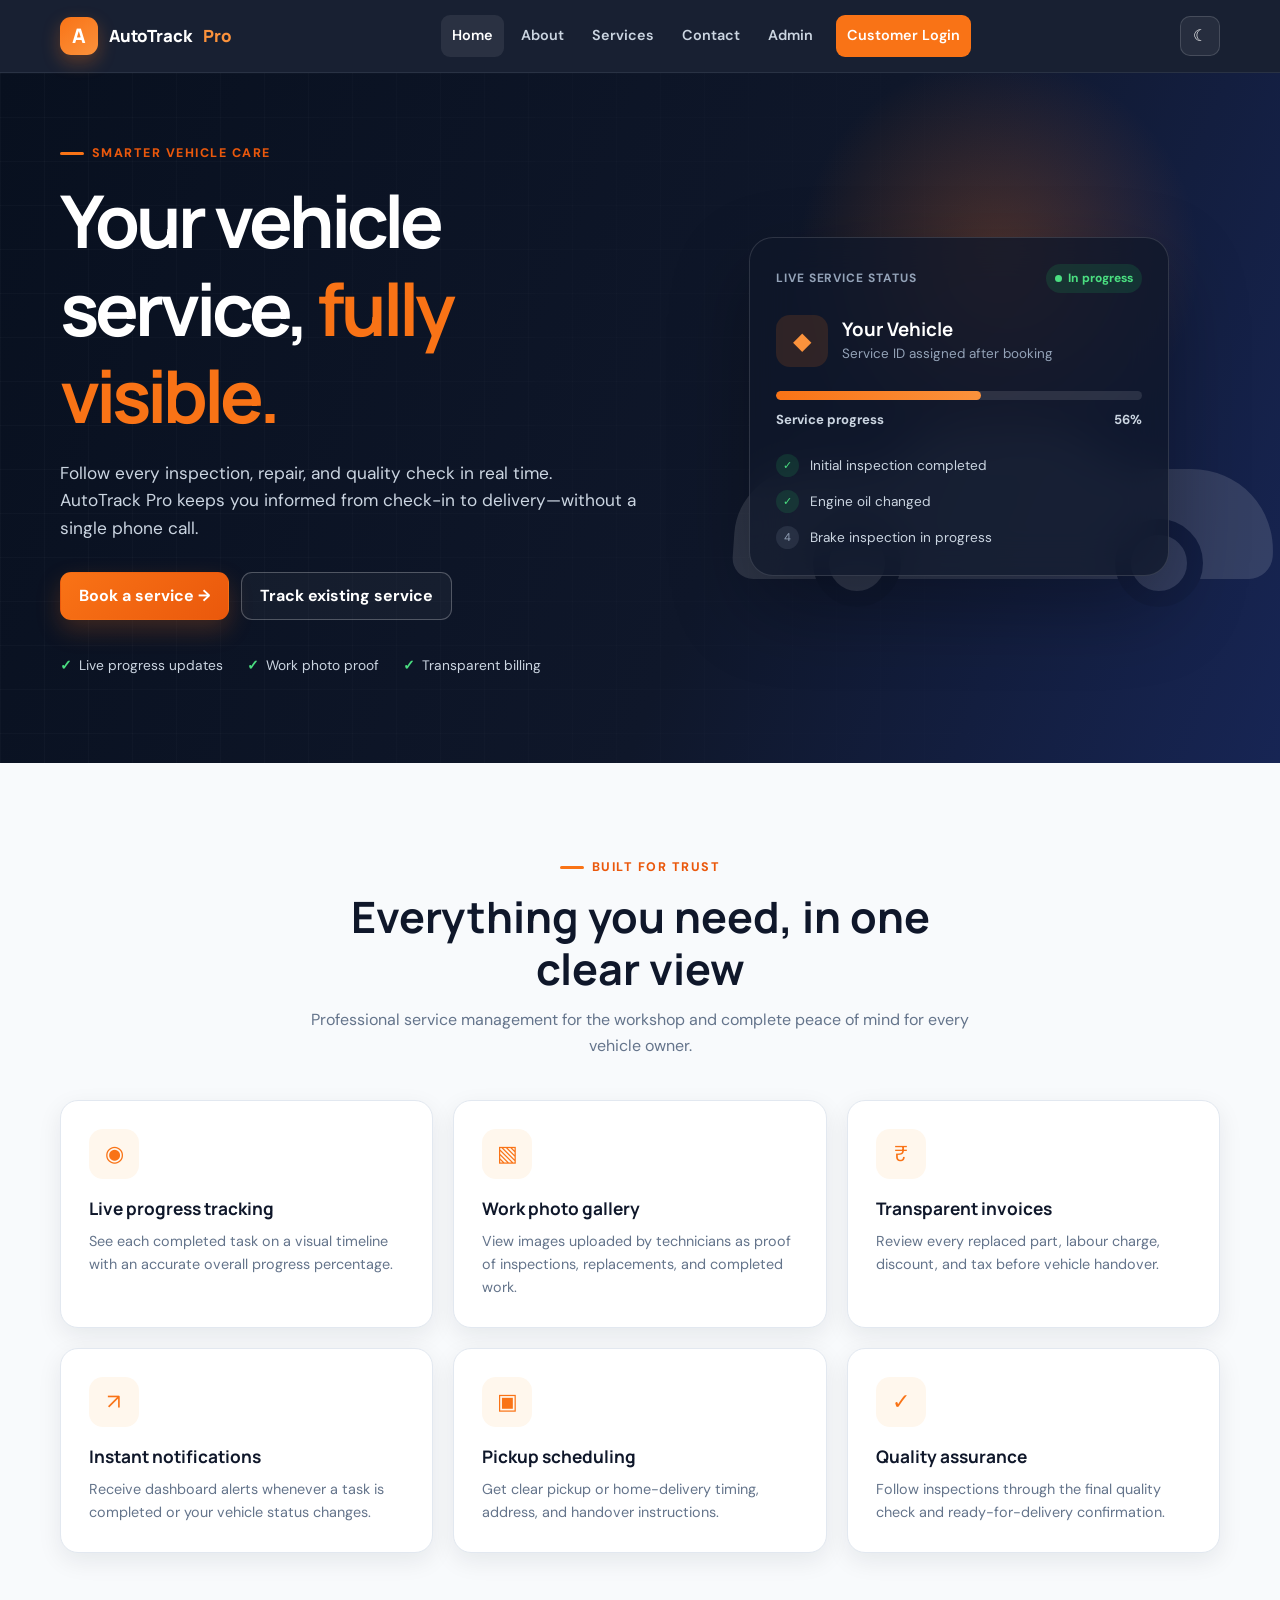
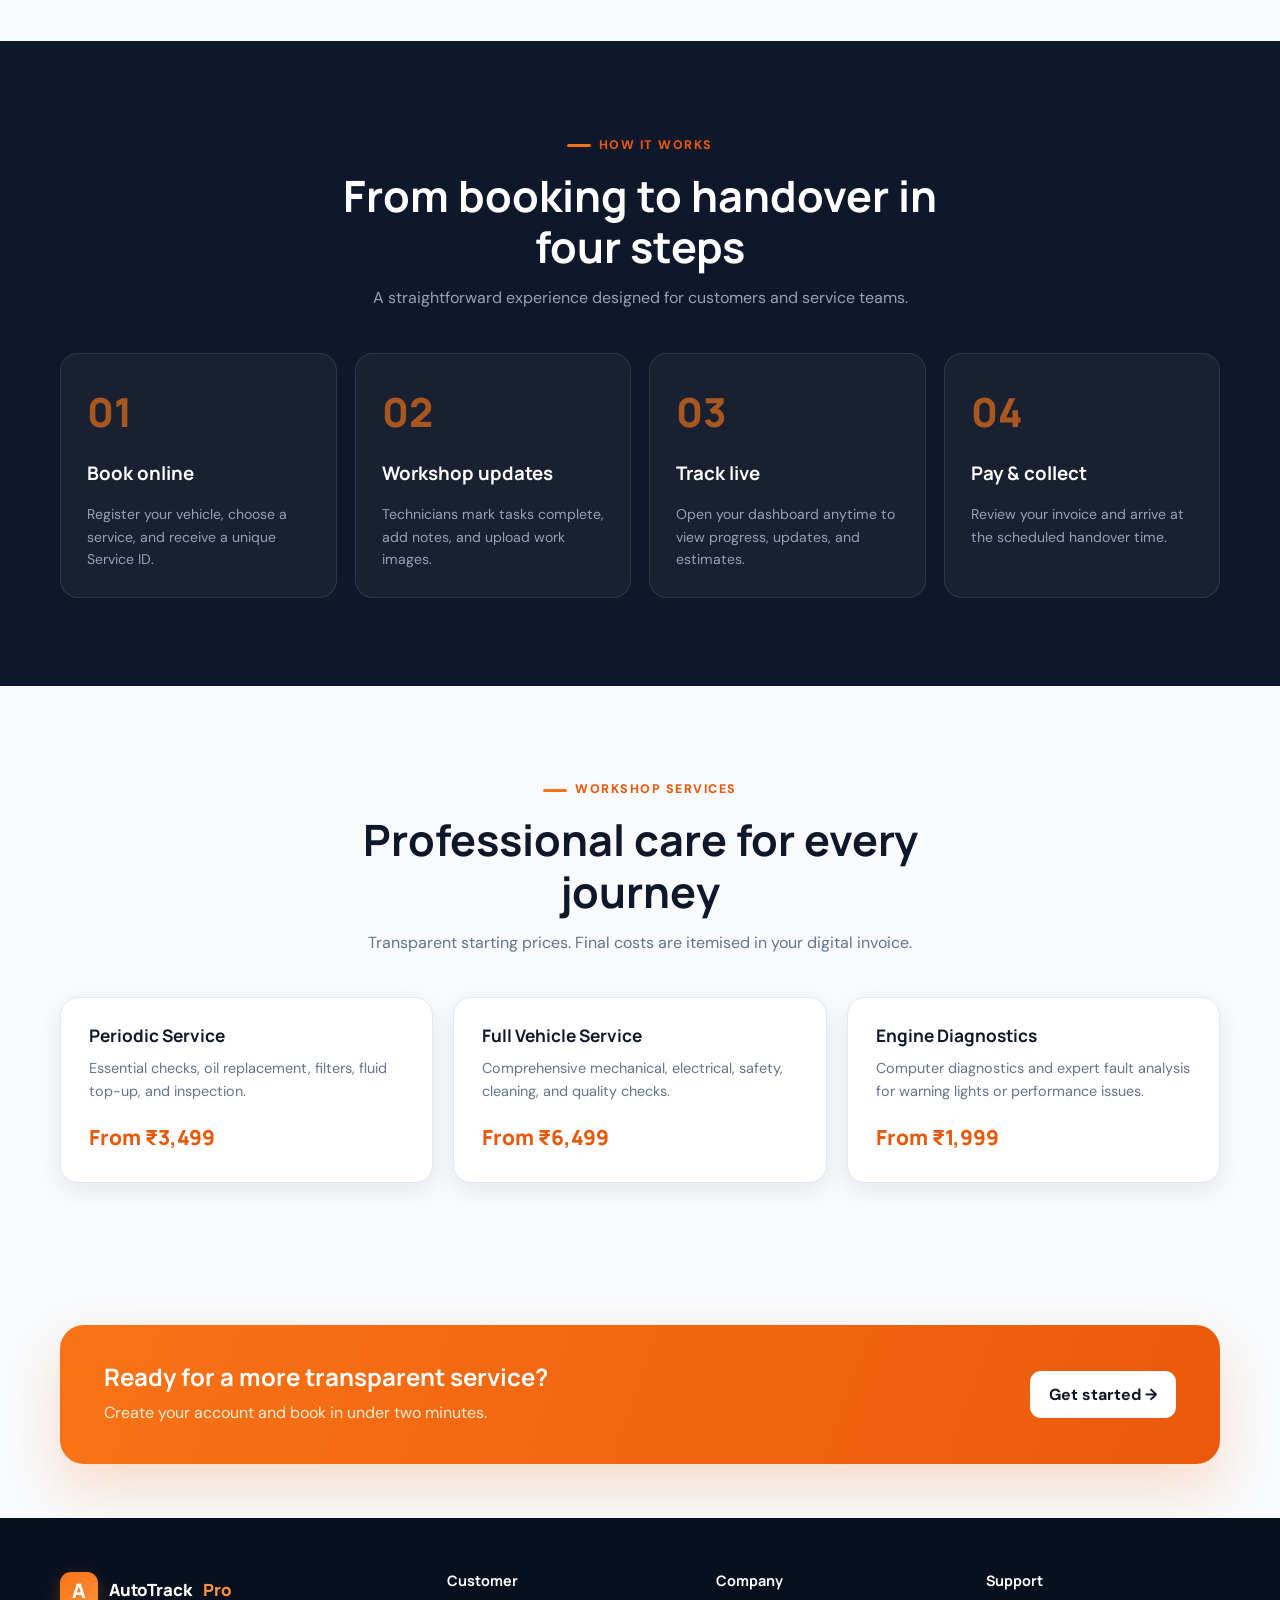
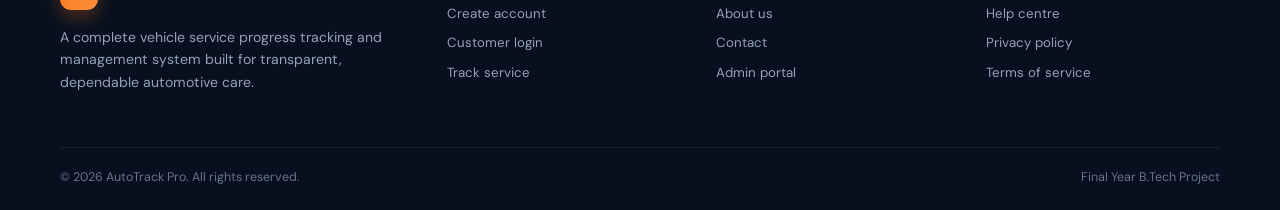
<file: index.html>
<!DOCTYPE html>
<html lang="en">
<head>
  <meta charset="UTF-8">
  <meta name="viewport" content="width=device-width, initial-scale=1.0">
  <meta name="description" content="Track your vehicle service live with transparent updates, images, billing, and pickup scheduling.">
  <title>AutoTrack Pro | Vehicle Service Progress Tracking</title>
  <link rel="icon" type="image/png" href="favicon.png">
  <link rel="stylesheet" href="css/style.css">
</head>
<body>
  <!-- Professional public navigation -->
  <nav class="navbar">
    <div class="container nav-inner">
      <a class="brand" href="index.html"><span class="brand-mark">A</span>AutoTrack <span>Pro</span></a>
      <div class="nav-links" data-nav>
        <a href="index.html">Home</a>
        <a href="about.html">About</a>
        <a href="#services">Services</a>
        <a href="contact.html">Contact</a>
        <a href="admin-login.html">Admin</a>
        <a class="nav-cta" href="login.html">Customer Login</a>
      </div>
      <div class="nav-actions">
        <button class="icon-btn" data-theme-toggle aria-label="Toggle dark mode">☾</button>
        <button class="icon-btn menu-toggle" data-menu-toggle aria-label="Open menu">☰</button>
      </div>
    </div>
  </nav>

  <main>
    <!-- Hero -->
    <section class="hero">
      <div class="container hero-inner">
        <div class="hero-copy">
          <span class="eyebrow">Smarter vehicle care</span>
          <h1>Your vehicle service, <span>fully visible.</span></h1>
          <p>Follow every inspection, repair, and quality check in real time. AutoTrack Pro keeps you informed from check-in to delivery—without a single phone call.</p>
          <div class="hero-actions">
            <a class="btn btn-primary" href="register.html">Book a service →</a>
            <a class="btn btn-outline" href="login.html">Track existing service</a>
          </div>
          <div class="trust-row">
            <span>Live progress updates</span>
            <span>Work photo proof</span>
            <span>Transparent billing</span>
          </div>
        </div>
        <div class="hero-visual" aria-label="Example live service status">
          <div class="car-silhouette" aria-hidden="true">
            <span class="car-roof"></span><span class="car-body"></span>
            <span class="car-wheel left"></span><span class="car-wheel right"></span>
          </div>
          <div class="floating-panel">
            <div class="panel-top"><span class="mini-label">Live service status</span><span class="status-pill">In progress</span></div>
            <div class="vehicle-line"><div class="vehicle-icon">◆</div><div><h3>Your Vehicle</h3><p>Service ID assigned after booking</p></div></div>
            <div class="progress-track"><div class="progress-fill" style="--progress:56%"></div></div>
            <div class="progress-meta"><span>Service progress</span><span>56%</span></div>
            <div class="mini-steps">
              <div class="mini-step"><i>✓</i> Initial inspection completed</div>
              <div class="mini-step"><i>✓</i> Engine oil changed</div>
              <div class="mini-step pending"><i>4</i> Brake inspection in progress</div>
            </div>
          </div>
        </div>
      </div>
    </section>

    <!-- Core benefits -->
    <section class="section">
      <div class="container">
        <header class="section-head"><span class="eyebrow">Built for trust</span><h2>Everything you need, in one clear view</h2><p>Professional service management for the workshop and complete peace of mind for every vehicle owner.</p></header>
        <div class="feature-grid">
          <article class="feature-card"><div class="feature-icon">◉</div><h3>Live progress tracking</h3><p>See each completed task on a visual timeline with an accurate overall progress percentage.</p></article>
          <article class="feature-card"><div class="feature-icon">▧</div><h3>Work photo gallery</h3><p>View images uploaded by technicians as proof of inspections, replacements, and completed work.</p></article>
          <article class="feature-card"><div class="feature-icon">₹</div><h3>Transparent invoices</h3><p>Review every replaced part, labour charge, discount, and tax before vehicle handover.</p></article>
          <article class="feature-card"><div class="feature-icon">↗</div><h3>Instant notifications</h3><p>Receive dashboard alerts whenever a task is completed or your vehicle status changes.</p></article>
          <article class="feature-card"><div class="feature-icon">▣</div><h3>Pickup scheduling</h3><p>Get clear pickup or home-delivery timing, address, and handover instructions.</p></article>
          <article class="feature-card"><div class="feature-icon">✓</div><h3>Quality assurance</h3><p>Follow inspections through the final quality check and ready-for-delivery confirmation.</p></article>
        </div>
      </div>
    </section>

    <!-- Simple workflow -->
    <section class="section how-section">
      <div class="container">
        <header class="section-head"><span class="eyebrow">How it works</span><h2>From booking to handover in four steps</h2><p>A straightforward experience designed for customers and service teams.</p></header>
        <div class="how-grid">
          <article class="how-card"><div class="how-number">01</div><h3>Book online</h3><p>Register your vehicle, choose a service, and receive a unique Service ID.</p></article>
          <article class="how-card"><div class="how-number">02</div><h3>Workshop updates</h3><p>Technicians mark tasks complete, add notes, and upload work images.</p></article>
          <article class="how-card"><div class="how-number">03</div><h3>Track live</h3><p>Open your dashboard anytime to view progress, updates, and estimates.</p></article>
          <article class="how-card"><div class="how-number">04</div><h3>Pay & collect</h3><p>Review your invoice and arrive at the scheduled handover time.</p></article>
        </div>
      </div>
    </section>

    <!-- Service catalogue -->
    <section class="section" id="services">
      <div class="container">
        <header class="section-head"><span class="eyebrow">Workshop services</span><h2>Professional care for every journey</h2><p>Transparent starting prices. Final costs are itemised in your digital invoice.</p></header>
        <div class="service-grid">
          <article class="service-card"><h3>Periodic Service</h3><p>Essential checks, oil replacement, filters, fluid top-up, and inspection.</p><div class="price">From ₹3,499</div></article>
          <article class="service-card"><h3>Full Vehicle Service</h3><p>Comprehensive mechanical, electrical, safety, cleaning, and quality checks.</p><div class="price">From ₹6,499</div></article>
          <article class="service-card"><h3>Engine Diagnostics</h3><p>Computer diagnostics and expert fault analysis for warning lights or performance issues.</p><div class="price">From ₹1,999</div></article>
        </div>
      </div>
    </section>

    <section class="section-sm"><div class="container"><div class="cta-band"><div><h2>Ready for a more transparent service?</h2><p>Create your account and book in under two minutes.</p></div><a class="btn" href="register.html">Get started →</a></div></div></section>
  </main>

  <footer class="footer">
    <div class="container">
      <div class="footer-grid">
        <div><a class="brand" href="index.html"><span class="brand-mark">A</span>AutoTrack <span>Pro</span></a><p class="footer-about" style="margin-top:16px">A complete vehicle service progress tracking and management system built for transparent, dependable automotive care.</p></div>
        <div><h4>Customer</h4><div class="footer-links"><a href="register.html">Create account</a><a href="login.html">Customer login</a><a href="tracking.html">Track service</a></div></div>
        <div><h4>Company</h4><div class="footer-links"><a href="about.html">About us</a><a href="contact.html">Contact</a><a href="admin-login.html">Admin portal</a></div></div>
        <div><h4>Support</h4><div class="footer-links"><a href="contact.html">Help centre</a><a href="contact.html">Privacy policy</a><a href="contact.html">Terms of service</a></div></div>
      </div>
      <div class="footer-bottom"><span>© <span data-current-year></span> AutoTrack Pro. All rights reserved.</span><span>Final Year B.Tech Project</span></div>
    </div>
  </footer>
  <script src="js/storage.js"></script>
</body>
</html>
</file>
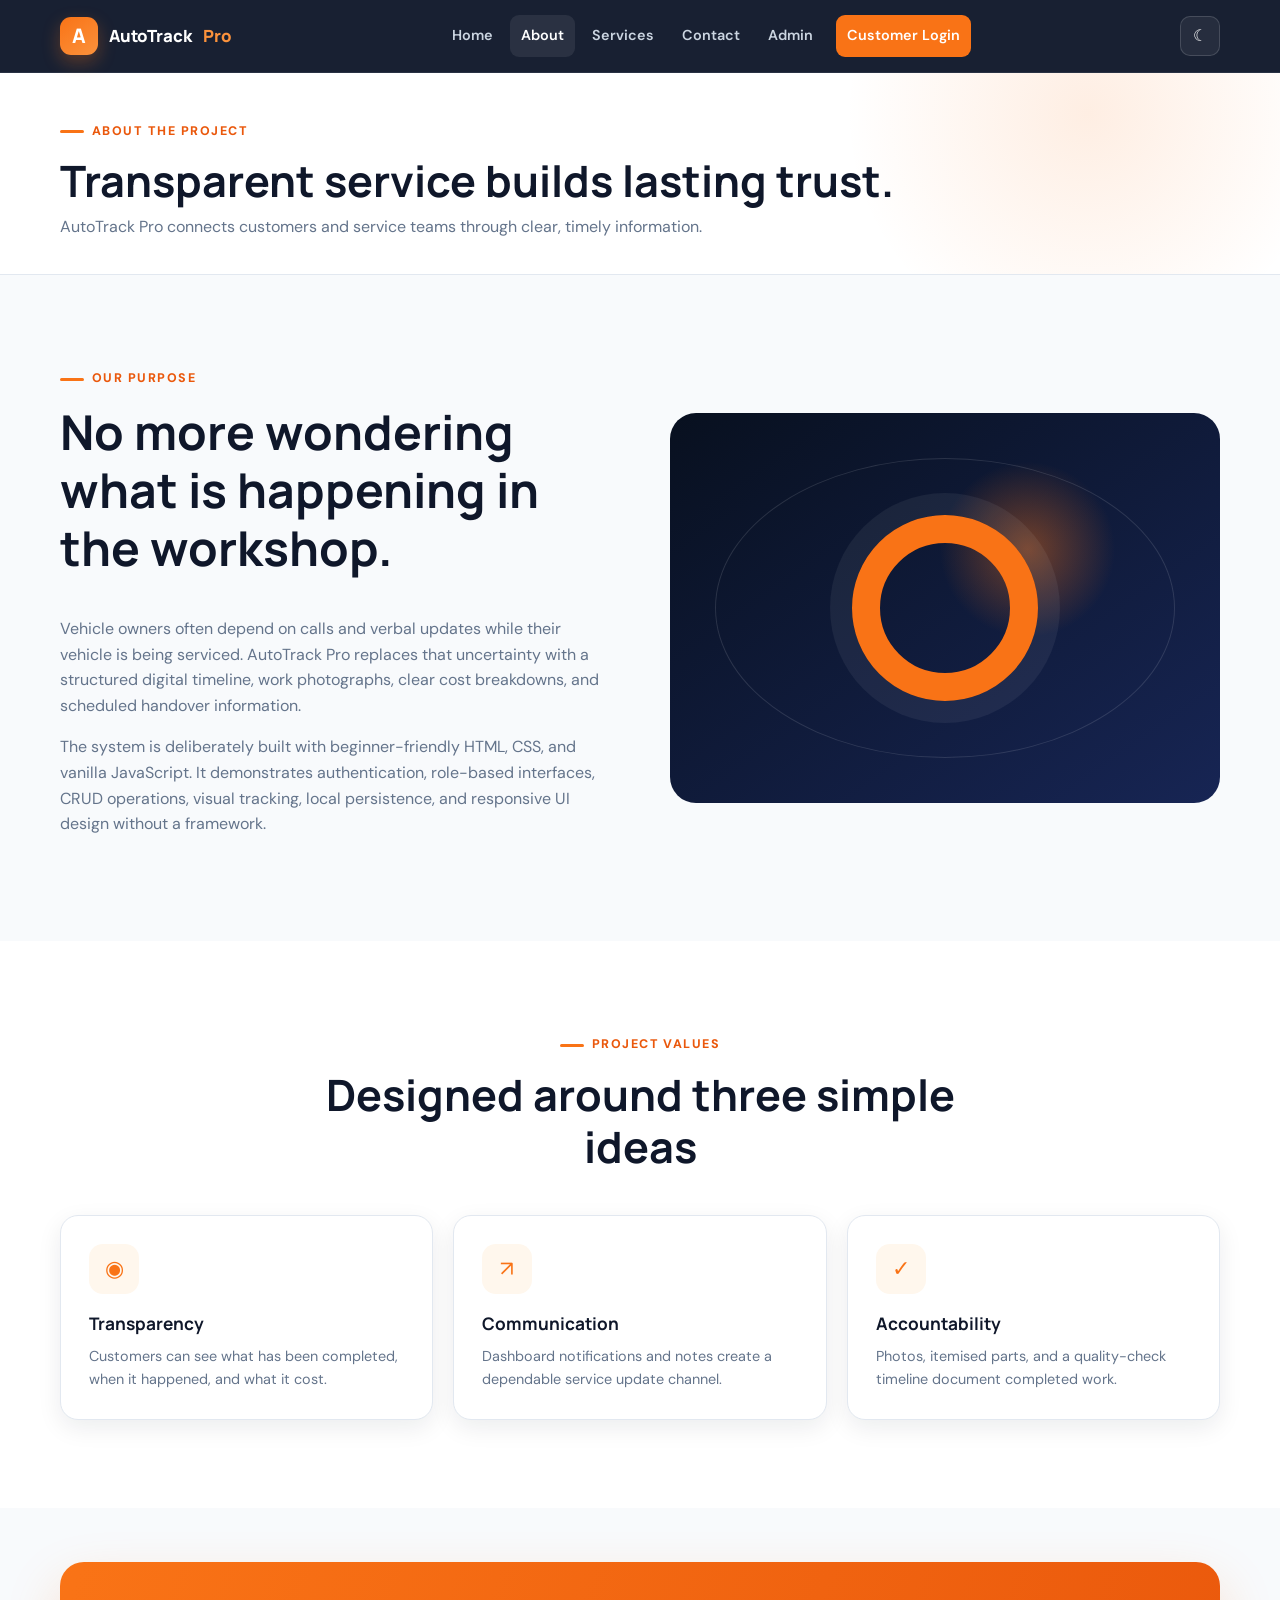
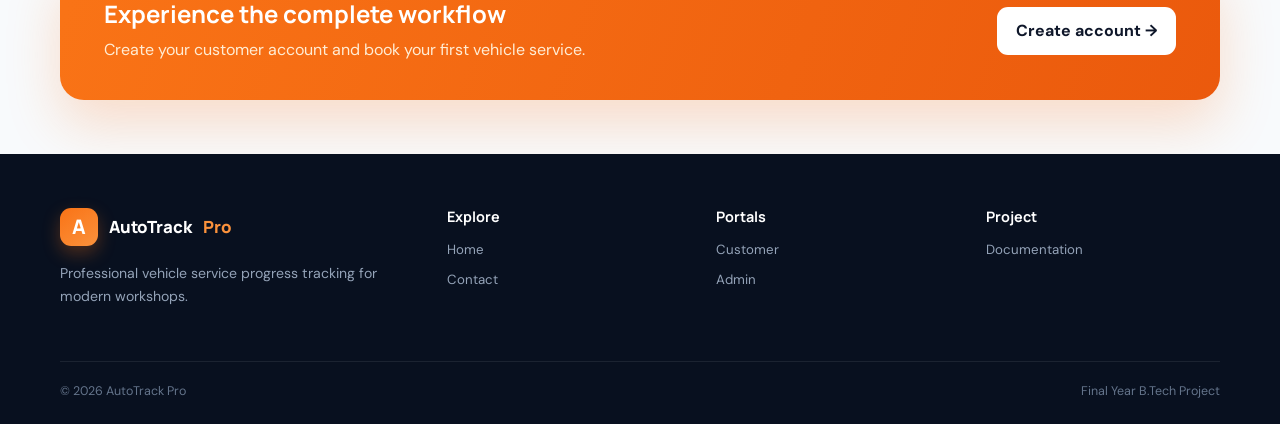
<file: about.html>
<!DOCTYPE html>
<html lang="en">
<head><meta charset="UTF-8"><meta name="viewport" content="width=device-width, initial-scale=1.0"><meta name="description" content="About the AutoTrack Pro vehicle service tracking project."><title>About | AutoTrack Pro</title><link rel="icon" type="image/png" href="favicon.png"><link rel="stylesheet" href="css/style.css"></head>
<body>
  <nav class="navbar"><div class="container nav-inner"><a class="brand" href="index.html"><span class="brand-mark">A</span>AutoTrack <span>Pro</span></a><div class="nav-links" data-nav><a href="index.html">Home</a><a href="about.html">About</a><a href="index.html#services">Services</a><a href="contact.html">Contact</a><a href="admin-login.html">Admin</a><a class="nav-cta" href="login.html">Customer Login</a></div><div class="nav-actions"><button class="icon-btn" data-theme-toggle>☾</button><button class="icon-btn menu-toggle" data-menu-toggle>☰</button></div></div></nav>
  <header class="page-header"><div class="container"><span class="eyebrow">About the project</span><h1>Transparent service builds lasting trust.</h1><p>AutoTrack Pro connects customers and service teams through clear, timely information.</p></div></header>
  <main>
    <section class="section"><div class="container prose-grid"><div><span class="eyebrow">Our purpose</span><h2 style="font-size:clamp(2rem,4vw,3rem)">No more wondering what is happening in the workshop.</h2><p class="muted">Vehicle owners often depend on calls and verbal updates while their vehicle is being serviced. AutoTrack Pro replaces that uncertainty with a structured digital timeline, work photographs, clear cost breakdowns, and scheduled handover information.</p><p class="muted">The system is deliberately built with beginner-friendly HTML, CSS, and vanilla JavaScript. It demonstrates authentication, role-based interfaces, CRUD operations, visual tracking, local persistence, and responsive UI design without a framework.</p></div><div class="visual-block" aria-label="Abstract automotive technology graphic"></div></div></section>
    <section class="section" style="background:var(--surface)"><div class="container"><header class="section-head"><span class="eyebrow">Project values</span><h2>Designed around three simple ideas</h2></header><div class="feature-grid"><article class="feature-card"><div class="feature-icon">◉</div><h3>Transparency</h3><p>Customers can see what has been completed, when it happened, and what it cost.</p></article><article class="feature-card"><div class="feature-icon">↗</div><h3>Communication</h3><p>Dashboard notifications and notes create a dependable service update channel.</p></article><article class="feature-card"><div class="feature-icon">✓</div><h3>Accountability</h3><p>Photos, itemised parts, and a quality-check timeline document completed work.</p></article></div></div></section>
    <section class="section-sm"><div class="container"><div class="cta-band"><div><h2>Experience the complete workflow</h2><p>Create your customer account and book your first vehicle service.</p></div><a class="btn" href="register.html">Create account →</a></div></div></section>
  </main>
  <footer class="footer"><div class="container"><div class="footer-grid"><div><a class="brand" href="index.html"><span class="brand-mark">A</span>AutoTrack <span>Pro</span></a><p class="footer-about" style="margin-top:16px">Professional vehicle service progress tracking for modern workshops.</p></div><div><h4>Explore</h4><div class="footer-links"><a href="index.html">Home</a><a href="contact.html">Contact</a></div></div><div><h4>Portals</h4><div class="footer-links"><a href="login.html">Customer</a><a href="admin-login.html">Admin</a></div></div><div><h4>Project</h4><div class="footer-links"><a href="README.md">Documentation</a></div></div></div><div class="footer-bottom"><span>© <span data-current-year></span> AutoTrack Pro</span><span>Final Year B.Tech Project</span></div></div></footer>
  <script src="js/storage.js"></script>
</body>
</html>
</file>
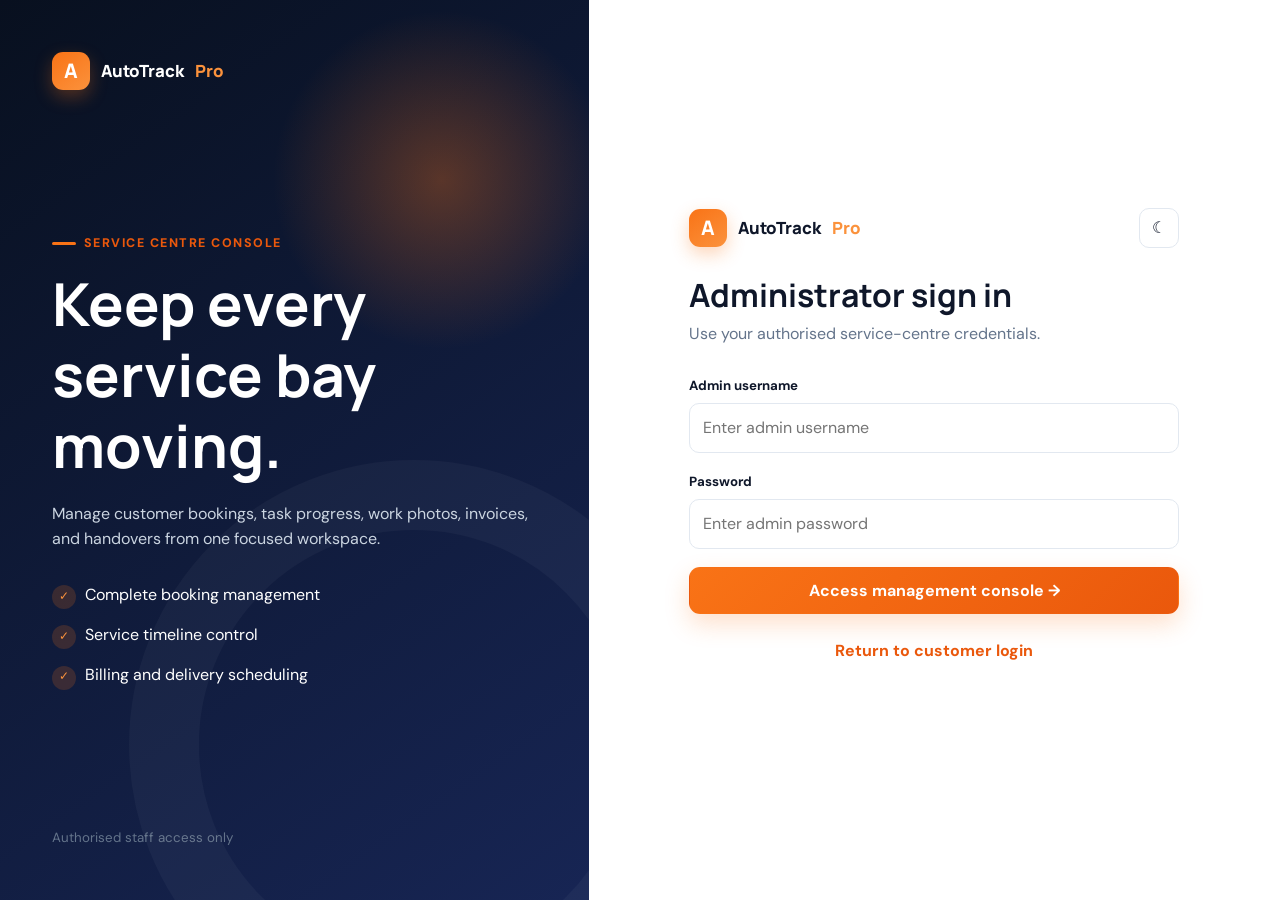
<file: admin-dashboard.html>
<!DOCTYPE html>
<html lang="en">
<head><meta charset="UTF-8"><meta name="viewport" content="width=device-width, initial-scale=1.0"><title>Admin Dashboard | AutoTrack Pro</title><link rel="icon" type="image/png" href="favicon.png"><link rel="stylesheet" href="css/style.css"></head>
<body>
  <nav class="navbar"><div class="container nav-inner" style="width:calc(100% - 40px);max-width:none">
    <a class="brand" href="admin-dashboard.html"><span class="brand-mark">A</span>AutoTrack <span>Pro</span><span class="badge" style="background:rgba(255,255,255,.1);color:#cbd5e1">Admin</span></a>
    <div class="nav-actions"><button class="icon-btn" data-theme-toggle>☾</button><button class="btn btn-outline btn-sm" id="adminLogout" style="border-color:rgba(255,255,255,.18);background:transparent;color:white">Log out</button></div>
  </div></nav>
  <main class="admin-layout">
    <aside class="admin-sidebar">
      <div class="admin-profile"><div class="avatar">SA</div><div><strong>Service Admin</strong><span>Workshop Manager</span></div></div>
      <nav class="side-nav">
        <button class="active" data-admin-view="All"><span>▦</span> All Bookings</button>
        <button data-admin-view="In Progress"><span>◉</span> In Progress</button>
        <button data-admin-view="Pending"><span>⌛</span> Pending</button>
        <button data-admin-view="Completed"><span>✓</span> Completed</button>
      </nav>
    </aside>
    <section class="admin-content">
      <header class="admin-head"><div><h1>Service operations</h1><p>Manage vehicle progress, billing, photos, and delivery.</p></div><button class="btn btn-outline" id="refreshAdmin">↻ Refresh data</button></header>
      <section class="stats-grid">
        <article class="stat-card"><div class="stat-icon">◆</div><div><h3 id="adminTotal">0</h3><p>Total Vehicles</p></div></article>
        <article class="stat-card"><div class="stat-icon">◉</div><div><h3 id="adminProgress">0</h3><p>In Progress</p></div></article>
        <article class="stat-card"><div class="stat-icon">✓</div><div><h3 id="adminCompleted">0</h3><p>Completed</p></div></article>
        <article class="stat-card"><div class="stat-icon">⌛</div><div><h3 id="adminPending">0</h3><p>Pending</p></div></article>
      </section>
      <section class="card" style="margin-top:22px">
        <div class="card-header"><div><h2>Customer service bookings</h2><span class="muted" style="font-size:.76rem">Search by Service ID, customer, or vehicle</span></div></div>
        <div class="toolbar"><div class="toolbar-search"><input class="input" id="adminSearch" placeholder="Search Service ID, customer name, or registration..."></div><select id="adminFilter" style="width:auto;min-width:155px"><option>All</option><option>Pending</option><option>In Progress</option><option>Completed</option></select></div>
        <div class="table-wrap"><table class="data-table admin-table"><thead><tr><th>Service ID</th><th>Customer</th><th>Vehicle</th><th>Progress</th><th>Status</th><th>Actions</th></tr></thead><tbody id="adminBookingRows"><tr><td colspan="6"><div class="skeleton"></div></td></tr></tbody></table></div>
      </section>
      <div class="info-box" style="margin-top:18px"><strong>Browser-only project note</strong>Updates are synchronized through localStorage. Open the customer dashboard in another tab and refresh to see admin changes.</div>
    </section>
  </main>
  <script src="js/storage.js"></script><script src="js/admin.js"></script>
</body>
</html>
</file>
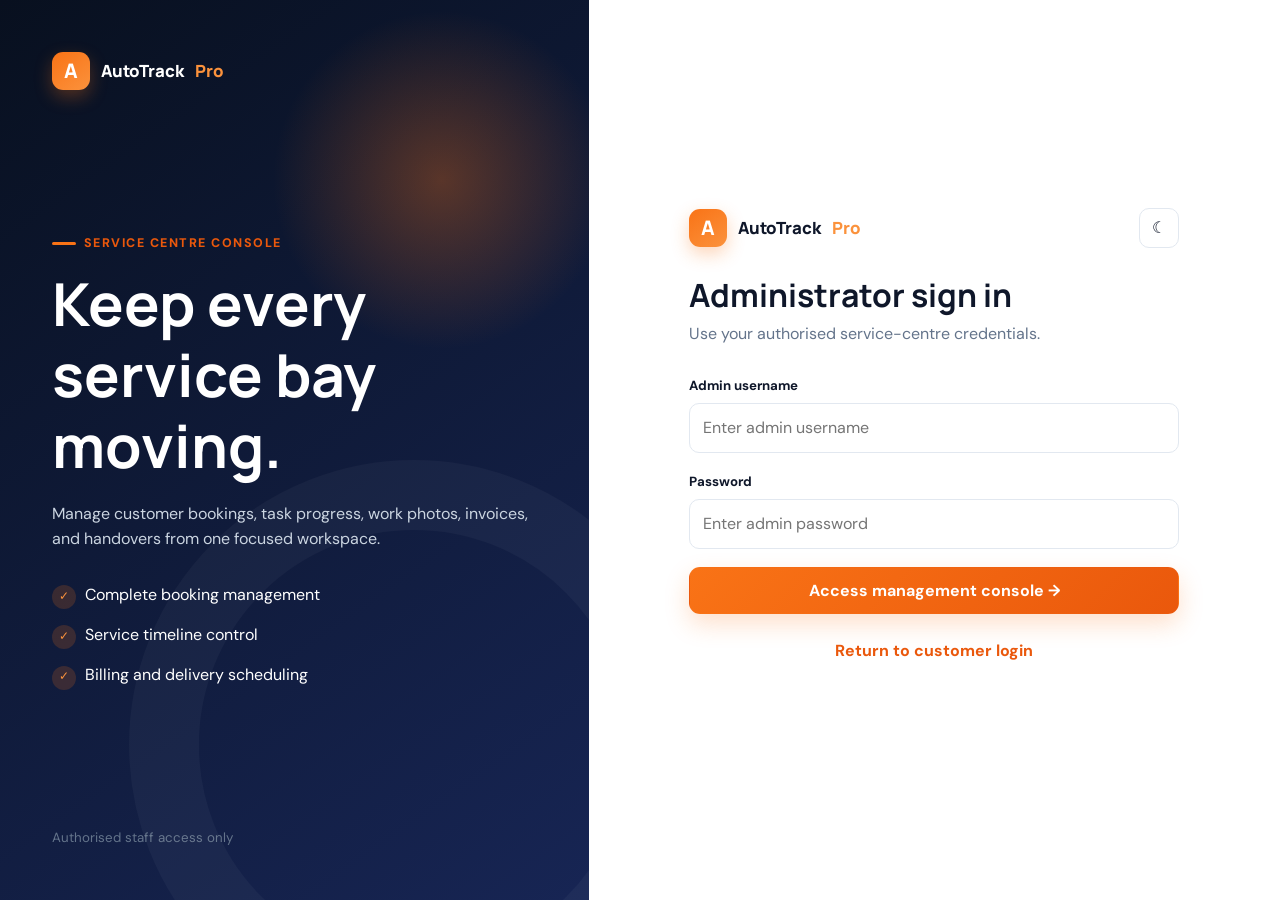
<file: admin-login.html>
<!DOCTYPE html>
<html lang="en">
<head>
  <meta charset="UTF-8"><meta name="viewport" content="width=device-width, initial-scale=1.0">
  <title>Admin Login | AutoTrack Pro</title><link rel="icon" type="image/png" href="favicon.png"><link rel="stylesheet" href="css/style.css">
</head>
<body>
  <main class="auth-page">
    <section class="auth-brand">
      <a class="brand" href="index.html"><span class="brand-mark">A</span>AutoTrack <span>Pro</span></a>
      <div class="auth-quote"><span class="eyebrow">Service centre console</span><h1>Keep every service bay moving.</h1><p>Manage customer bookings, task progress, work photos, invoices, and handovers from one focused workspace.</p><div class="auth-points"><span>Complete booking management</span><span>Service timeline control</span><span>Billing and delivery scheduling</span></div></div>
      <small style="color:#64748b">Authorised staff access only</small>
    </section>
    <section class="auth-form-wrap">
      <div class="auth-form">
        <div style="display:flex;justify-content:space-between;align-items:center;margin-bottom:28px"><a class="brand" href="index.html" style="color:var(--text)"><span class="brand-mark">A</span>AutoTrack <span>Pro</span></a><button class="icon-btn" data-theme-toggle style="color:var(--text);border-color:var(--border)">☾</button></div>
        <h2>Administrator sign in</h2><p>Use your authorised service-centre credentials.</p>
        <form id="adminLoginForm">
          <div class="form-group"><label for="username">Admin username</label><input class="input" id="username" name="username" type="text" placeholder="Enter admin username" autocomplete="username" required></div>
          <div class="form-group"><label for="password">Password</label><input class="input" id="password" name="password" type="password" placeholder="Enter admin password" required></div>
          <button class="btn btn-primary btn-block" type="submit">Access management console →</button>
        </form>
        <p class="auth-switch"><a href="login.html">Return to customer login</a></p>
      </div>
    </section>
  </main>
  <script src="js/storage.js"></script><script src="js/admin.js"></script>
</body>
</html>
</file>
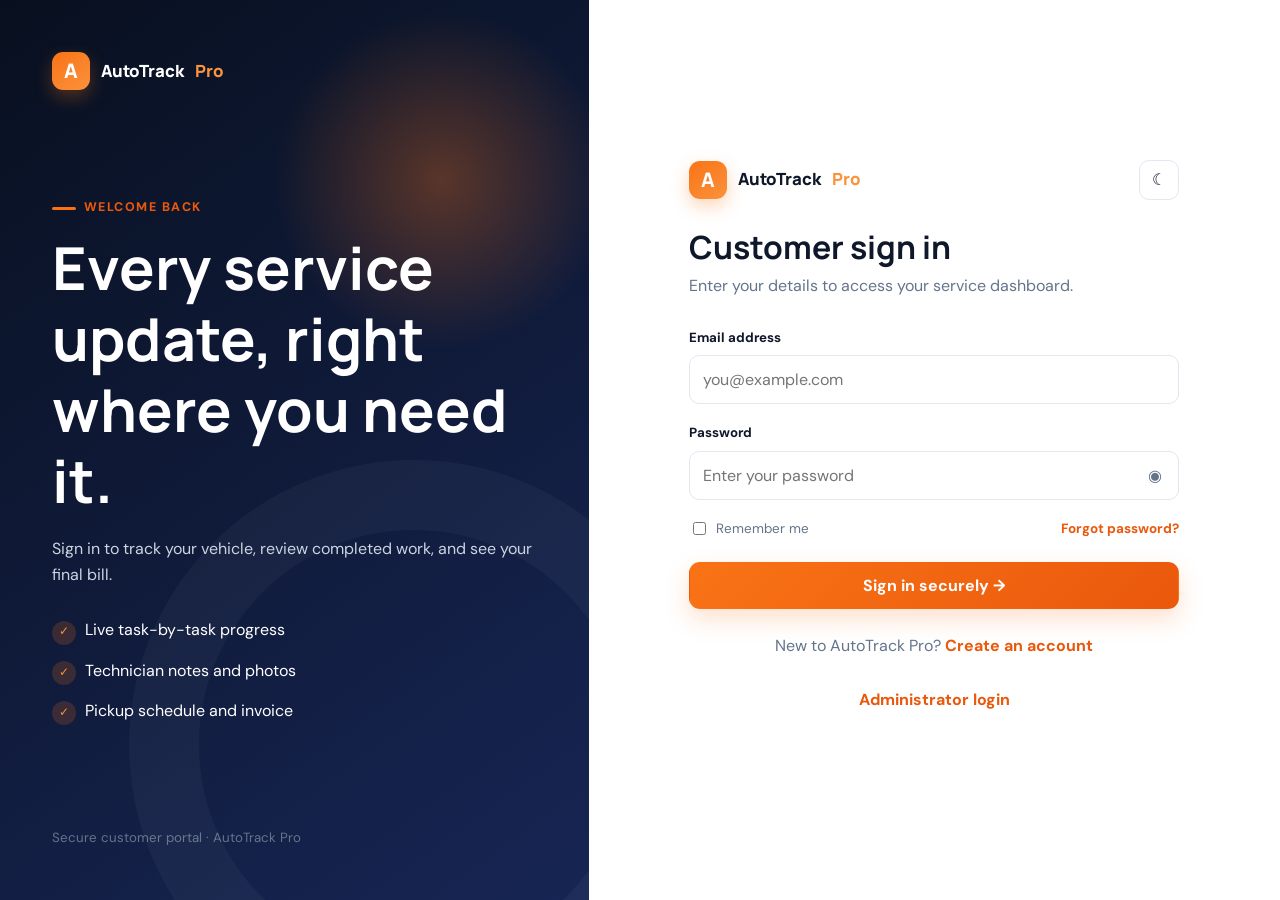
<file: billing.html>
<!DOCTYPE html>
<html lang="en">
<head><meta charset="UTF-8"><meta name="viewport" content="width=device-width, initial-scale=1.0"><title>Service Billing | AutoTrack Pro</title><link rel="icon" type="image/png" href="favicon.png"><link rel="stylesheet" href="css/style.css"></head>
<body data-user-page="billing">
  <nav class="navbar"><div class="container nav-inner">
    <a class="brand" href="dashboard.html"><span class="brand-mark">A</span>AutoTrack <span>Pro</span></a>
    <div class="nav-links" data-nav><a href="dashboard.html">Dashboard</a><a href="booking.html">Book Service</a><a href="tracking.html">Track</a><a href="billing.html">Billing</a><a href="pickup.html">Pickup</a><a href="profile.html">Profile</a></div>
    <div class="nav-actions"><button class="icon-btn" data-theme-toggle>☾</button><button class="icon-btn menu-toggle" data-menu-toggle>☰</button><button class="icon-btn" data-logout>↪</button></div>
  </div></nav>
  <header class="page-header"><div class="container page-header-row"><div><span class="eyebrow">Transparent billing</span><h1>Service invoice</h1><p>Review spare parts, labour, taxes, and the final payable amount.</p></div><div class="no-print" style="display:flex;gap:10px;flex-wrap:wrap"><select id="invoiceSelect" style="min-width:260px"><option value="">Choose a service</option></select><button class="btn btn-primary" id="printInvoice">Print / Save PDF</button></div></div></header>
  <main class="dashboard-main"><div class="container" id="invoiceRoot"><div class="skeleton" style="min-height:300px"></div></div></main>
  <script src="js/storage.js"></script><script src="js/billing.js"></script><script src="js/dashboard.js"></script>
</body>
</html>
</file>
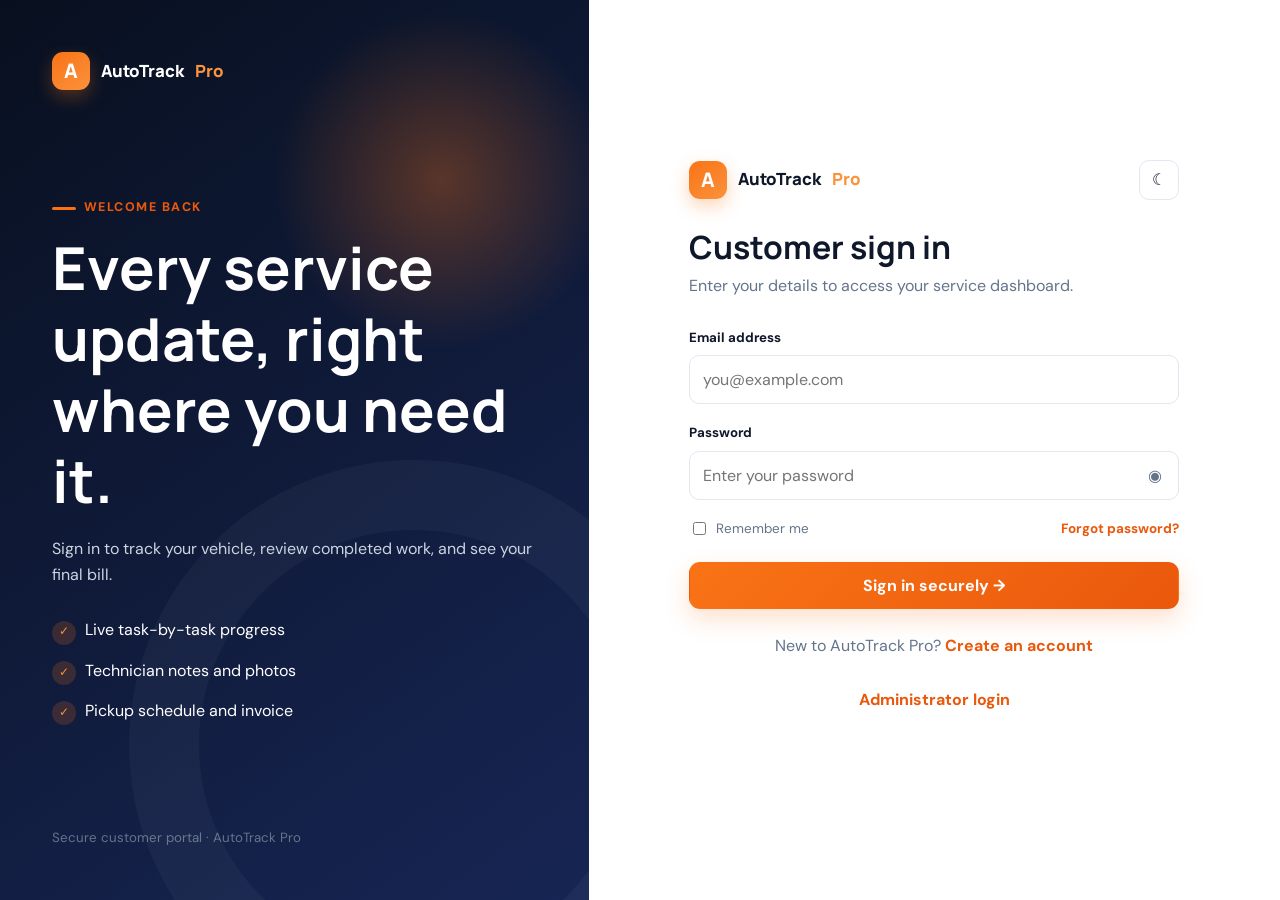
<file: booking.html>
<!DOCTYPE html>
<html lang="en">
<head><meta charset="UTF-8"><meta name="viewport" content="width=device-width, initial-scale=1.0"><title>Book Vehicle Service | AutoTrack Pro</title><link rel="icon" type="image/png" href="favicon.png"><link rel="stylesheet" href="css/style.css"></head>
<body data-user-page="booking">
  <nav class="navbar"><div class="container nav-inner">
    <a class="brand" href="dashboard.html"><span class="brand-mark">A</span>AutoTrack <span>Pro</span></a>
    <div class="nav-links" data-nav><a href="dashboard.html">Dashboard</a><a href="booking.html">Book Service</a><a href="tracking.html">Track</a><a href="billing.html">Billing</a><a href="pickup.html">Pickup</a><a href="profile.html">Profile</a></div>
    <div class="nav-actions"><button class="icon-btn" data-theme-toggle>☾</button><button class="icon-btn menu-toggle" data-menu-toggle>☰</button><button class="icon-btn" data-logout>↪</button></div>
  </div></nav>
  <header class="page-header"><div class="container page-header-row"><div><span class="eyebrow">Service request</span><h1>Book your vehicle service</h1><p>Tell us about your vehicle and preferred workshop visit.</p></div></div></header>
  <main class="dashboard-main"><div class="container content-grid">
    <section class="card" id="bookingCard">
      <div class="card-header"><h2>Booking details</h2><span class="badge badge-progress">Takes about 2 minutes</span></div>
      <div class="card-body">
        <div class="stepper"><div class="step done"><i>✓</i>Account</div><div class="step active"><i>2</i>Vehicle</div><div class="step"><i>3</i>Confirmation</div></div>
        <form id="bookingForm">
          <h3>Customer information</h3>
          <div class="form-grid">
            <div class="form-group"><label>Full name</label><input class="input" name="customerName" required></div>
            <div class="form-group"><label>Mobile number</label><input class="input" name="phone" required></div>
            <div class="form-group full"><label>Email address</label><input class="input" name="email" type="email" readonly></div>
          </div>
          <h3 style="margin-top:28px">Vehicle details</h3>
          <div class="form-grid">
            <div class="form-group"><label>Manufacturer <span class="required">*</span></label><input class="input" name="make" placeholder="e.g. Hyundai" required></div>
            <div class="form-group"><label>Model <span class="required">*</span></label><input class="input" name="model" placeholder="e.g. Creta" required></div>
            <div class="form-group"><label>Registration number <span class="required">*</span></label><input class="input" name="vehicleNumber" placeholder="MH 12 AB 1234" required></div>
            <div class="form-group"><label>Manufacturing year</label><input class="input" name="year" type="number" min="1990" max="2026" value="2023" required></div>
            <div class="form-group"><label>Fuel type</label><select name="fuel" required><option>Petrol</option><option>Diesel</option><option>CNG</option><option>Electric</option><option>Hybrid</option></select></div>
            <div class="form-group"><label>Service type <span class="required">*</span></label><select name="serviceType" required><option value="">Choose service</option></select></div>
            <div class="form-group"><label>Preferred date <span class="required">*</span></label><input class="input" name="preferredDate" type="date" required></div>
            <div class="form-group full"><label>Issues or special requests</label><textarea name="notes" placeholder="Describe any noise, warning light, concern, or request..."></textarea></div>
          </div>
          <div class="info-box" style="margin-top:22px"><strong>Before you confirm</strong>A unique Service ID will be generated automatically. Use it anytime to track live progress.</div>
          <button class="btn btn-primary btn-block" style="margin-top:22px" type="submit">Review and confirm booking →</button>
        </form>
      </div>
    </section>
    <aside>
      <div class="card"><div class="card-header"><h3>Booking estimate</h3></div><div class="card-body"><div style="padding-bottom:15px;border-bottom:1px solid var(--border)"><span class="mini-label">Estimated service cost</span><h2 id="serviceEstimate" style="margin:6px 0 0">Select a service</h2></div><div style="padding-top:15px"><span class="mini-label">Expected turnaround</span><h3 id="completionEstimate" style="margin:6px 0">To be calculated</h3><p class="muted" style="font-size:.8rem;margin:0">Your advisor will confirm the exact date after inspection.</p></div></div></div>
      <div class="info-box" style="margin-top:16px"><strong>Need help choosing?</strong>Book “Full Vehicle Service” for a complete inspection or note your concern for our advisor.</div>
    </aside>
  </div></main>
  <script src="js/storage.js"></script><script src="js/booking.js"></script><script src="js/dashboard.js"></script>
</body>
</html>
</file>
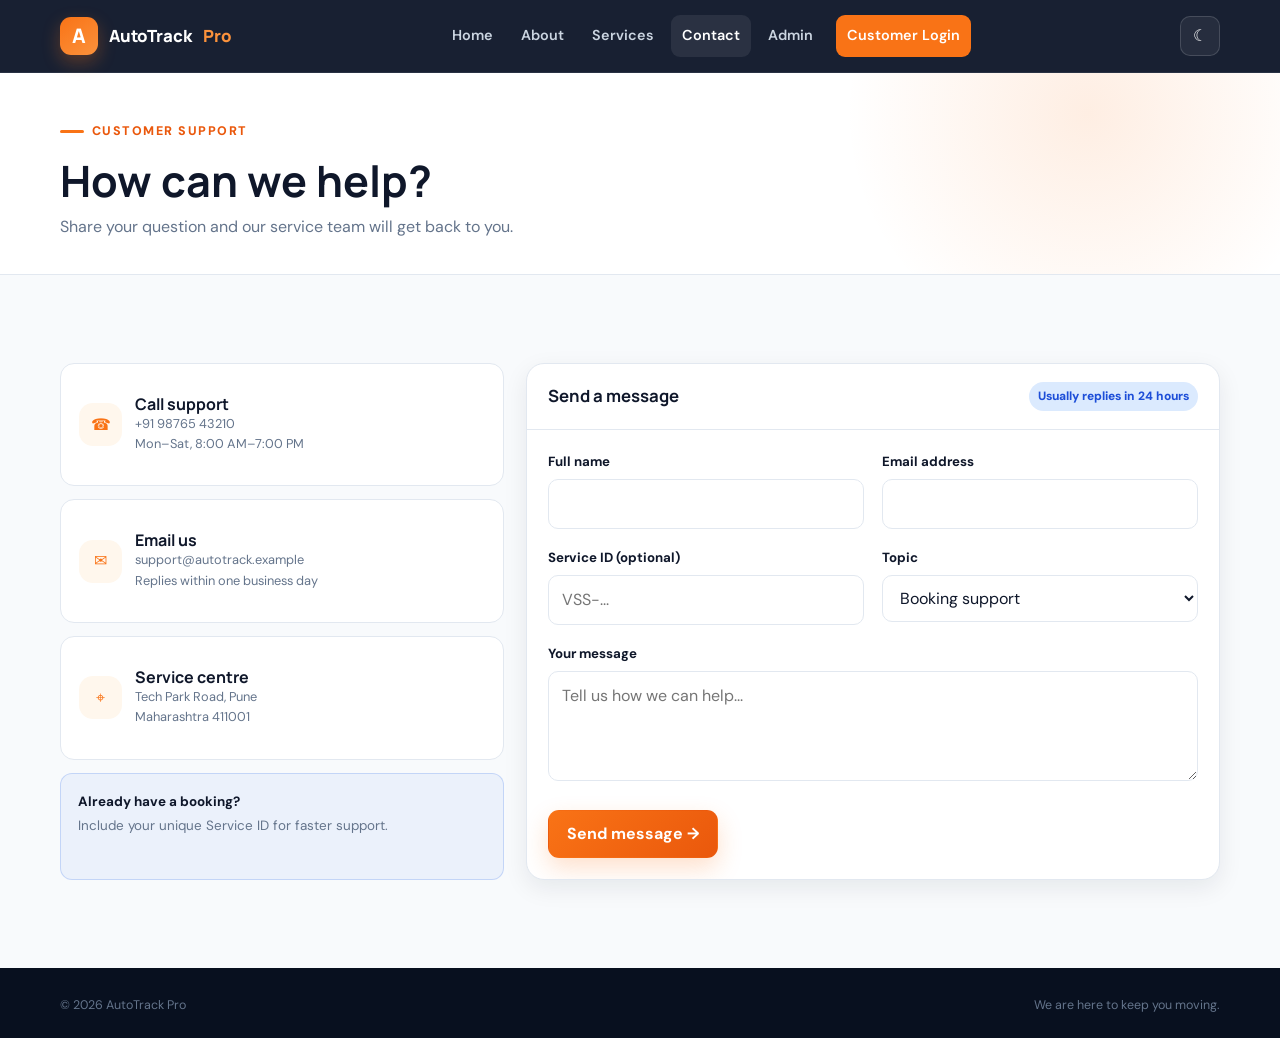
<file: contact.html>
<!DOCTYPE html>
<html lang="en">
<head><meta charset="UTF-8"><meta name="viewport" content="width=device-width, initial-scale=1.0"><meta name="description" content="Contact AutoTrack Pro support."><title>Contact | AutoTrack Pro</title><link rel="icon" type="image/png" href="favicon.png"><link rel="stylesheet" href="css/style.css"></head>
<body>
  <nav class="navbar"><div class="container nav-inner"><a class="brand" href="index.html"><span class="brand-mark">A</span>AutoTrack <span>Pro</span></a><div class="nav-links" data-nav><a href="index.html">Home</a><a href="about.html">About</a><a href="index.html#services">Services</a><a href="contact.html">Contact</a><a href="admin-login.html">Admin</a><a class="nav-cta" href="login.html">Customer Login</a></div><div class="nav-actions"><button class="icon-btn" data-theme-toggle>☾</button><button class="icon-btn menu-toggle" data-menu-toggle>☰</button></div></div></nav>
  <header class="page-header"><div class="container"><span class="eyebrow">Customer support</span><h1>How can we help?</h1><p>Share your question and our service team will get back to you.</p></div></header>
  <main class="section"><div class="container contact-grid">
    <aside class="contact-cards">
      <article class="contact-card"><div class="feature-icon">☎</div><div><h4>Call support</h4><p>+91 98765 43210<br>Mon–Sat, 8:00 AM–7:00 PM</p></div></article>
      <article class="contact-card"><div class="feature-icon">✉</div><div><h4>Email us</h4><p>support@autotrack.example<br>Replies within one business day</p></div></article>
      <article class="contact-card"><div class="feature-icon">⌖</div><div><h4>Service centre</h4><p>Tech Park Road, Pune<br>Maharashtra 411001</p></div></article>
      <div class="info-box"><strong>Already have a booking?</strong>Include your unique Service ID for faster support.</div>
    </aside>
    <section class="card"><div class="card-header"><h2>Send a message</h2><span class="badge badge-progress">Usually replies in 24 hours</span></div><div class="card-body"><form id="contactForm"><div class="form-grid"><div class="form-group"><label>Full name</label><input class="input" name="name" required></div><div class="form-group"><label>Email address</label><input class="input" type="email" name="email" required></div><div class="form-group"><label>Service ID (optional)</label><input class="input" name="serviceId" placeholder="VSS-..."></div><div class="form-group"><label>Topic</label><select name="topic"><option>Booking support</option><option>Service progress</option><option>Billing question</option><option>Pickup & delivery</option><option>Other</option></select></div><div class="form-group full"><label>Your message</label><textarea name="message" placeholder="Tell us how we can help..." required></textarea></div></div><button class="btn btn-primary" style="margin-top:22px" type="submit">Send message →</button></form></div></section>
  </div></main>
  <footer class="footer" style="padding-top:28px"><div class="container"><div class="footer-bottom" style="padding-top:0;border:0"><span>© <span data-current-year></span> AutoTrack Pro</span><span>We are here to keep you moving.</span></div></div></footer>
  <script src="js/storage.js"></script><script>document.getElementById("contactForm").addEventListener("submit",function(e){e.preventDefault();this.reset();VSS.toast("Message sent successfully. We will be in touch.");});</script>
</body>
</html>
</file>
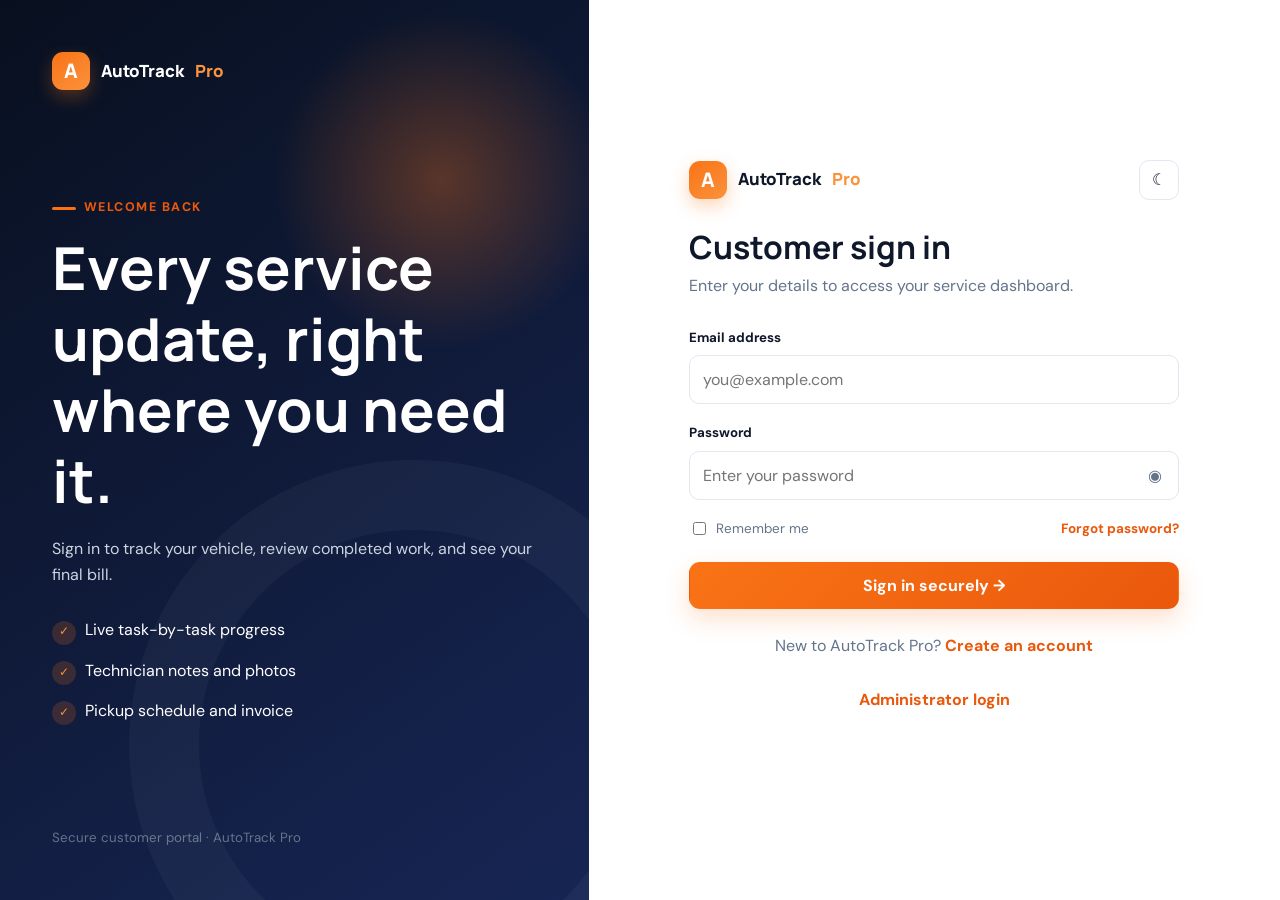
<file: dashboard.html>
<!DOCTYPE html>
<html lang="en">
<head><meta charset="UTF-8"><meta name="viewport" content="width=device-width, initial-scale=1.0"><title>Customer Dashboard | AutoTrack Pro</title><link rel="icon" type="image/png" href="favicon.png"><link rel="stylesheet" href="css/style.css"></head>
<body data-user-page="dashboard">
  <nav class="navbar"><div class="container nav-inner">
    <a class="brand" href="dashboard.html"><span class="brand-mark">A</span>AutoTrack <span>Pro</span></a>
    <div class="nav-links" data-nav><a href="dashboard.html">Dashboard</a><a href="booking.html">Book Service</a><a href="tracking.html">Track</a><a href="billing.html">Billing</a><a href="pickup.html">Pickup</a><a href="profile.html">Profile</a></div>
    <div class="nav-actions"><button class="icon-btn" data-theme-toggle>☾</button><button class="icon-btn menu-toggle" data-menu-toggle>☰</button><button class="icon-btn" data-logout title="Log out">↪</button></div>
  </div></nav>
  <header class="page-header"><div class="container page-header-row"><div><span class="eyebrow">Customer workspace</span><h1>Good to see you, <span data-user-name>Customer</span>.</h1><p>Here is the latest update on your vehicle care.</p></div><a class="btn btn-primary" href="booking.html">+ Book new service</a></div></header>
  <main class="dashboard-main"><div class="container">
    <section class="stats-grid">
      <article class="stat-card"><div class="stat-icon">◆</div><div><h3 id="statTotal">0</h3><p>Total Services</p></div></article>
      <article class="stat-card"><div class="stat-icon">◉</div><div><h3 id="statProgress">0</h3><p>In Progress</p></div></article>
      <article class="stat-card"><div class="stat-icon">✓</div><div><h3 id="statComplete">0</h3><p>Completed</p></div></article>
      <article class="stat-card"><div class="stat-icon">↗</div><div><h3 id="statNotifications">0</h3><p>New Updates</p></div></article>
    </section>
    <div class="dashboard-grid">
      <section class="card"><div class="card-header"><h2>Recent service bookings</h2><a class="link" href="booking.html">New booking</a></div><div class="card-body"><div class="booking-list" id="dashboardBookings"><div class="skeleton"></div></div></div></section>
      <aside class="card"><div class="card-header"><h3>Active service</h3></div><div class="card-body" id="activeService"><div class="skeleton"></div></div></aside>
    </div>
    <section class="card" style="margin-top:22px"><div class="card-header"><h2>Status notifications</h2><button class="btn btn-ghost btn-sm" id="markRead">Mark all read</button></div><div class="card-body"><div class="notification-list" id="notificationList"><div class="skeleton"></div></div></div></section>
  </div></main>
  <footer class="footer" style="padding-top:28px"><div class="container"><div class="footer-bottom" style="padding-top:0;border:0"><span>© <span data-current-year></span> AutoTrack Pro</span><span>Reliable care. Transparent progress.</span></div></div></footer>
  <script src="js/storage.js"></script><script src="js/dashboard.js"></script>
</body>
</html>
</file>
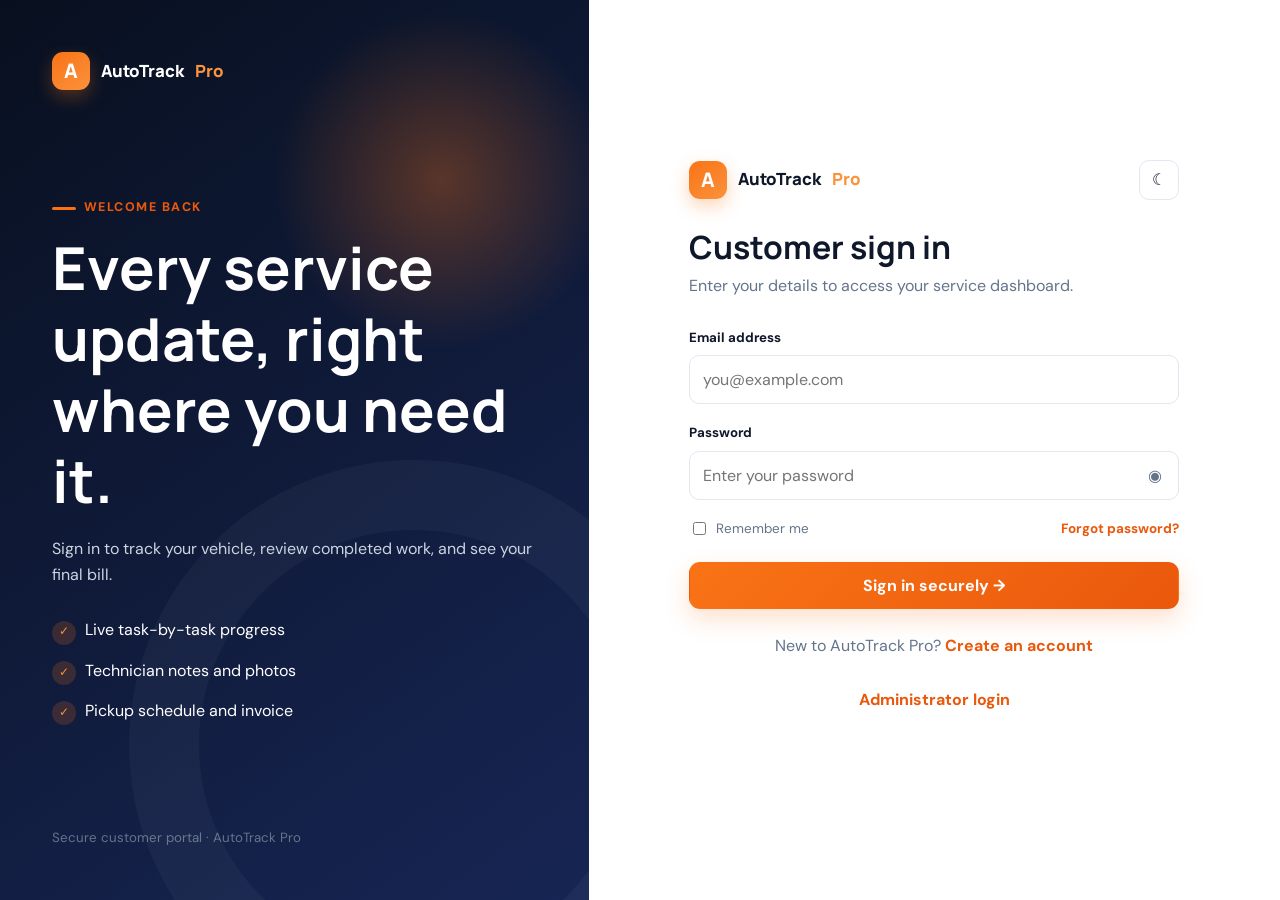
<file: login.html>
<!DOCTYPE html>
<html lang="en">
<head>
  <meta charset="UTF-8"><meta name="viewport" content="width=device-width, initial-scale=1.0">
  <title>Customer Login | AutoTrack Pro</title><link rel="icon" type="image/png" href="favicon.png"><link rel="stylesheet" href="css/style.css">
</head>
<body>
  <main class="auth-page">
    <section class="auth-brand">
      <a class="brand" href="index.html"><span class="brand-mark">A</span>AutoTrack <span>Pro</span></a>
      <div class="auth-quote"><span class="eyebrow">Welcome back</span><h1>Every service update, right where you need it.</h1><p>Sign in to track your vehicle, review completed work, and see your final bill.</p><div class="auth-points"><span>Live task-by-task progress</span><span>Technician notes and photos</span><span>Pickup schedule and invoice</span></div></div>
      <small style="color:#64748b">Secure customer portal · AutoTrack Pro</small>
    </section>
    <section class="auth-form-wrap">
      <div class="auth-form">
        <div style="display:flex;justify-content:space-between;align-items:center;margin-bottom:28px"><a class="brand" href="index.html" style="color:var(--text)"><span class="brand-mark">A</span>AutoTrack <span>Pro</span></a><button class="icon-btn" data-theme-toggle style="color:var(--text);border-color:var(--border)">☾</button></div>
        <h2>Customer sign in</h2><p>Enter your details to access your service dashboard.</p>
        <form id="loginForm" novalidate>
          <div class="form-group"><label for="email">Email address</label><input class="input" id="email" name="email" type="email" placeholder="you@example.com" autocomplete="email" required></div>
          <div class="form-group"><label for="password">Password</label><div class="input-wrap"><input class="input" id="password" name="password" type="password" placeholder="Enter your password" autocomplete="current-password" required><button class="input-action" type="button" data-password-toggle="password" aria-label="Show password">◉</button></div></div>
          <div class="form-row"><label class="check"><input type="checkbox" name="remember"> Remember me</label><a class="link" id="forgotLink" href="#">Forgot password?</a></div>
          <button class="btn btn-primary btn-block" type="submit">Sign in securely →</button>
        </form>
        <p class="auth-switch">New to AutoTrack Pro? <a href="register.html">Create an account</a></p>
        <p class="auth-switch" style="margin-top:10px"><a href="admin-login.html">Administrator login</a></p>
      </div>
    </section>
  </main>
  <div class="modal-backdrop" id="forgotModal"><div class="modal modal-sm"><div class="modal-head"><h3>Reset your password</h3><button class="modal-close" data-close-modal="forgotModal">×</button></div><div class="modal-body"><p class="muted">Enter the email associated with your account. A reset confirmation will be generated locally.</p><form id="forgotForm"><div class="form-group"><label>Email address</label><input class="input" name="email" type="email" required></div><button class="btn btn-primary btn-block" type="submit">Request password reset</button></form></div></div></div>
  <script src="js/storage.js"></script><script src="js/auth.js"></script>
</body>
</html>
</file>
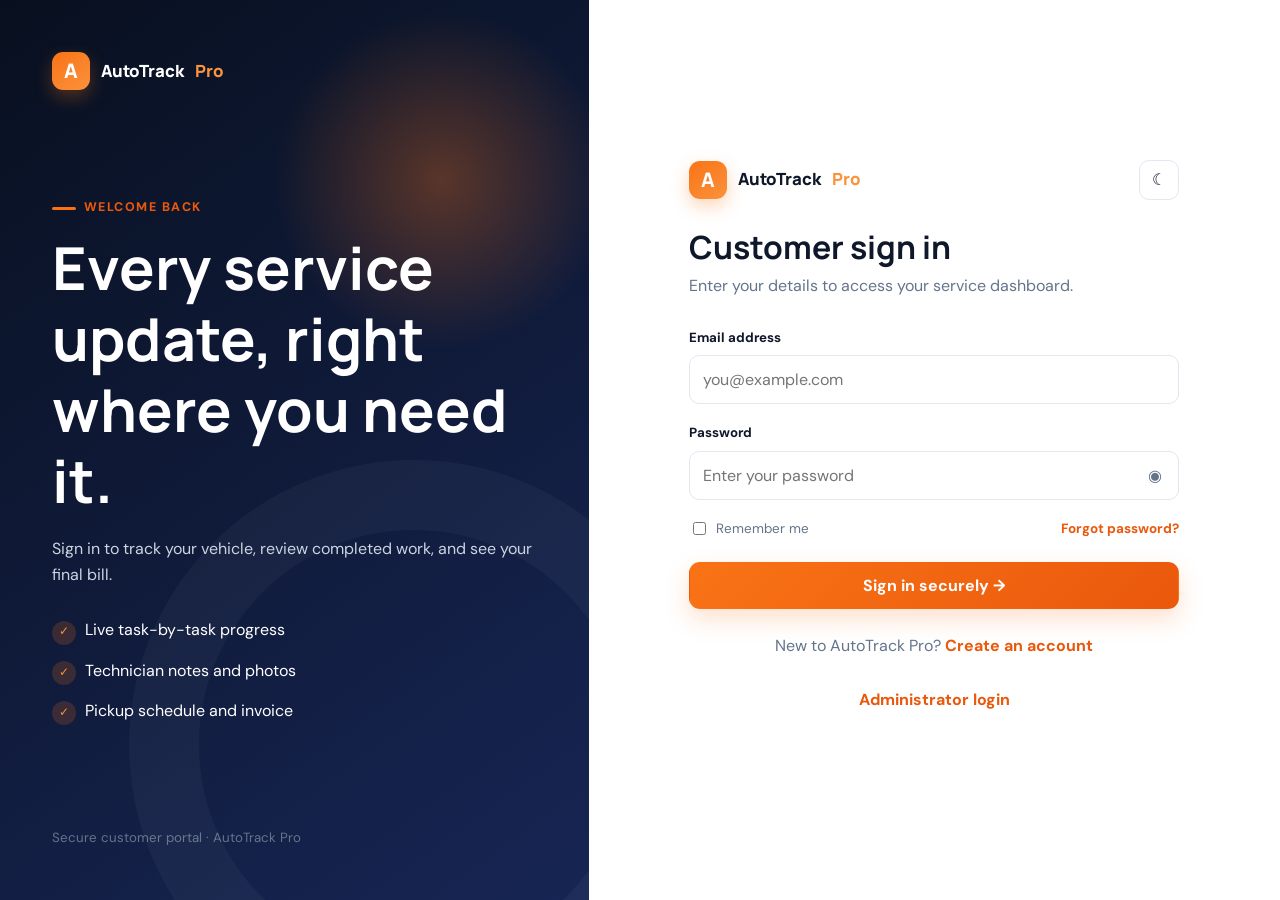
<file: pickup.html>
<!DOCTYPE html>
<html lang="en">
<head><meta charset="UTF-8"><meta name="viewport" content="width=device-width, initial-scale=1.0"><title>Pickup Schedule | AutoTrack Pro</title><link rel="icon" type="image/png" href="favicon.png"><link rel="stylesheet" href="css/style.css"></head>
<body data-user-page="pickup">
  <nav class="navbar"><div class="container nav-inner">
    <a class="brand" href="dashboard.html"><span class="brand-mark">A</span>AutoTrack <span>Pro</span></a>
    <div class="nav-links" data-nav><a href="dashboard.html">Dashboard</a><a href="booking.html">Book Service</a><a href="tracking.html">Track</a><a href="billing.html">Billing</a><a href="pickup.html">Pickup</a><a href="profile.html">Profile</a></div>
    <div class="nav-actions"><button class="icon-btn" data-theme-toggle>☾</button><button class="icon-btn menu-toggle" data-menu-toggle>☰</button><button class="icon-btn" data-logout>↪</button></div>
  </div></nav>
  <header class="page-header"><div class="container page-header-row"><div><span class="eyebrow">Vehicle handover</span><h1>Pickup & delivery schedule</h1><p>View confirmed handover dates, times, and instructions.</p></div></div></header>
  <main class="dashboard-main"><div class="container content-grid"><section id="pickupContent"><div class="skeleton" style="min-height:220px"></div></section><aside><div class="card"><div class="card-header"><h3>Handover checklist</h3></div><div class="card-body"><div class="auth-points" style="margin:0"><span>Carry a valid photo ID</span><span>Review your digital invoice</span><span>Inspect the completed work</span><span>Collect keys and documents</span></div></div></div><div class="info-box" style="margin-top:16px"><strong>Need to reschedule?</strong>Contact the service centre with your Service ID at least two hours before handover.</div></aside></div></main>
  <script src="js/storage.js"></script><script src="js/dashboard.js"></script>
</body>
</html>
</file>
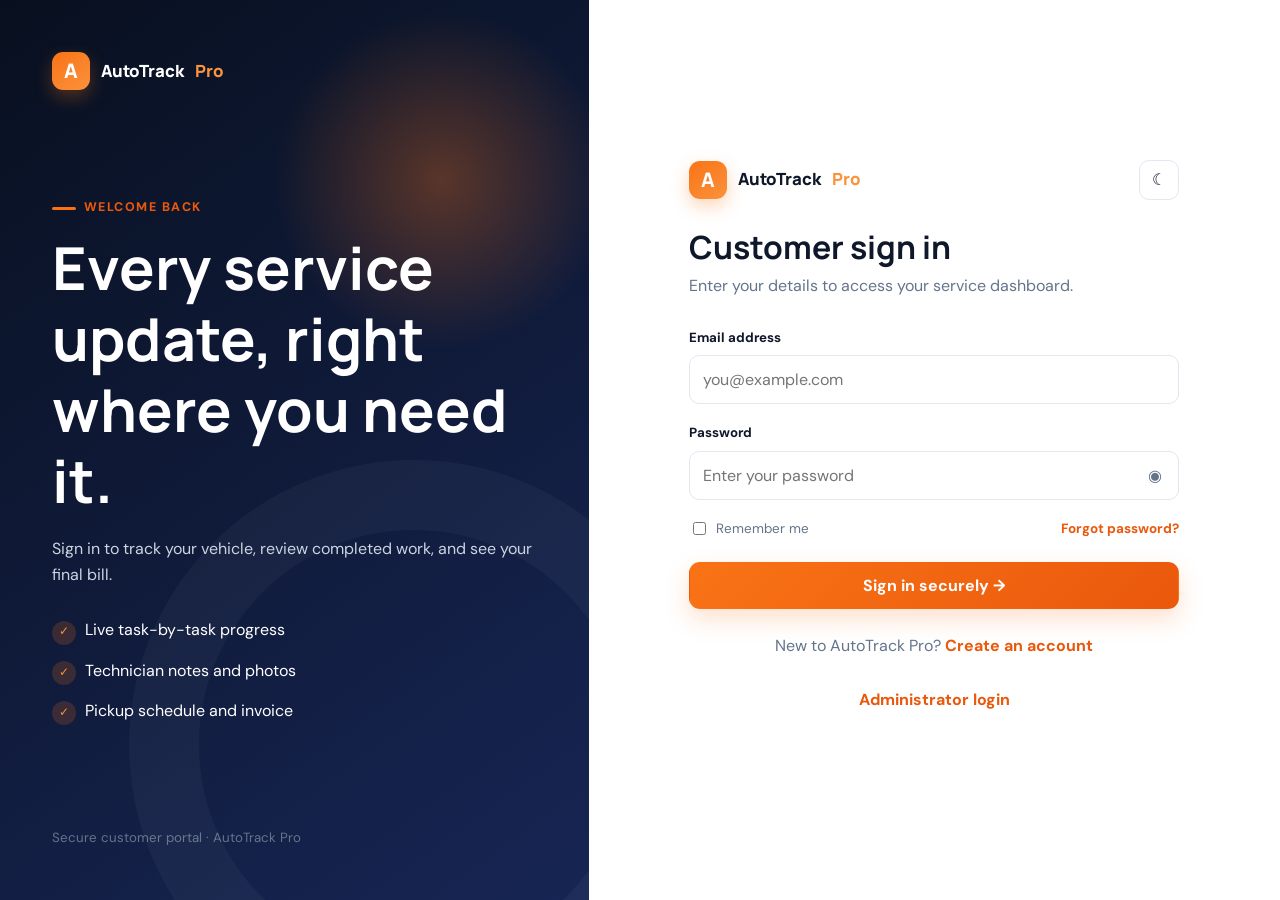
<file: profile.html>
<!DOCTYPE html>
<html lang="en">
<head><meta charset="UTF-8"><meta name="viewport" content="width=device-width, initial-scale=1.0"><title>My Profile | AutoTrack Pro</title><link rel="icon" type="image/png" href="favicon.png"><link rel="stylesheet" href="css/style.css"></head>
<body data-user-page="profile">
  <nav class="navbar"><div class="container nav-inner">
    <a class="brand" href="dashboard.html"><span class="brand-mark">A</span>AutoTrack <span>Pro</span></a>
    <div class="nav-links" data-nav><a href="dashboard.html">Dashboard</a><a href="booking.html">Book Service</a><a href="tracking.html">Track</a><a href="billing.html">Billing</a><a href="pickup.html">Pickup</a><a href="profile.html">Profile</a></div>
    <div class="nav-actions"><button class="icon-btn" data-theme-toggle>☾</button><button class="icon-btn menu-toggle" data-menu-toggle>☰</button><button class="icon-btn" data-logout>↪</button></div>
  </div></nav>
  <header class="page-header"><div class="container page-header-row"><div><span class="eyebrow">Account settings</span><h1>Profile & security</h1><p>Keep your contact and account information up to date.</p></div></div></header>
  <main class="dashboard-main"><div class="container content-grid">
    <section>
      <div class="card"><div class="card-header"><h2>Personal information</h2></div><div class="card-body"><form id="profileForm"><div class="form-grid"><div class="form-group"><label>Full name</label><input class="input" name="name" required></div><div class="form-group"><label>Email address</label><input class="input" name="email" type="email" readonly></div><div class="form-group"><label>Mobile number</label><input class="input" name="phone" required></div><div class="form-group full"><label>Address</label><textarea name="address" placeholder="Your preferred delivery address"></textarea></div></div><button class="btn btn-primary" style="margin-top:22px" type="submit">Save profile changes</button></form></div></div>
      <div class="card" style="margin-top:22px"><div class="card-header"><h2>Change password</h2></div><div class="card-body"><form id="passwordForm"><div class="form-grid"><div class="form-group"><label>Current password</label><input class="input" type="password" name="currentPassword" required></div><div class="form-group"><label>New password</label><input class="input" type="password" name="newPassword" minlength="6" required></div></div><button class="btn btn-outline" style="margin-top:22px" type="submit">Update password</button></form></div></div>
    </section>
    <aside><div class="card"><div class="card-body" style="text-align:center;padding:32px"><div class="avatar" id="profileInitials" style="width:84px;height:84px;margin:0 auto 16px;border-radius:24px;font-size:1.4rem">AS</div><h2 id="profileName" style="margin-bottom:5px">Customer</h2><p class="muted" id="profileSince">Member since</p><button class="btn btn-danger btn-block" data-logout>Log out</button></div></div><div class="info-box" style="margin-top:16px"><strong>Privacy note</strong>This educational project stores account data only in your browser's localStorage.</div></aside>
  </div></main>
  <script src="js/storage.js"></script><script src="js/dashboard.js"></script>
</body>
</html>
</file>
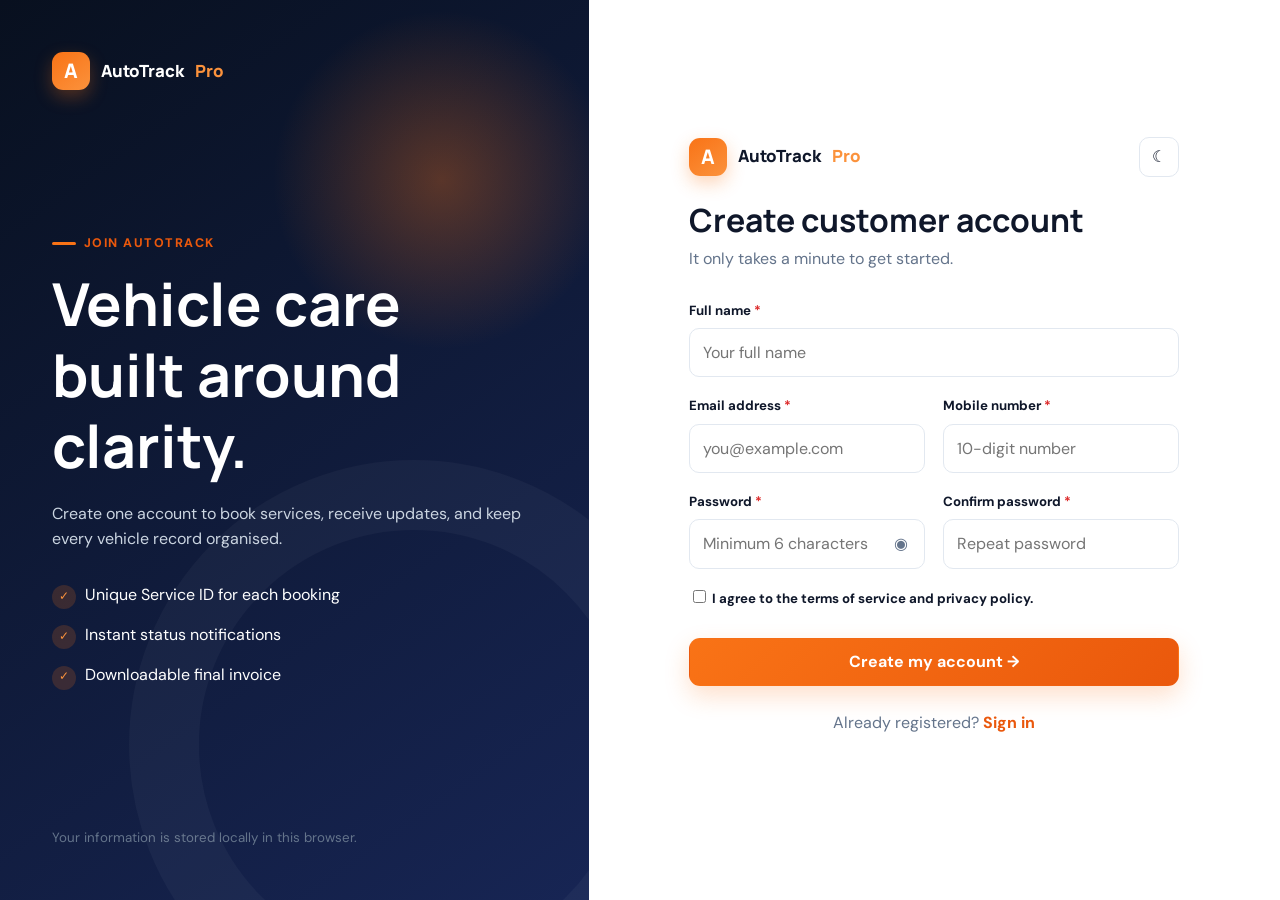
<file: register.html>
<!DOCTYPE html>
<html lang="en">
<head>
  <meta charset="UTF-8"><meta name="viewport" content="width=device-width, initial-scale=1.0">
  <title>Create Account | AutoTrack Pro</title><link rel="icon" type="image/png" href="favicon.png"><link rel="stylesheet" href="css/style.css">
</head>
<body>
  <main class="auth-page">
    <section class="auth-brand">
      <a class="brand" href="index.html"><span class="brand-mark">A</span>AutoTrack <span>Pro</span></a>
      <div class="auth-quote"><span class="eyebrow">Join AutoTrack</span><h1>Vehicle care built around clarity.</h1><p>Create one account to book services, receive updates, and keep every vehicle record organised.</p><div class="auth-points"><span>Unique Service ID for each booking</span><span>Instant status notifications</span><span>Downloadable final invoice</span></div></div>
      <small style="color:#64748b">Your information is stored locally in this browser.</small>
    </section>
    <section class="auth-form-wrap">
      <div class="auth-form">
        <div style="display:flex;justify-content:space-between;align-items:center;margin-bottom:24px"><a class="brand" href="index.html" style="color:var(--text)"><span class="brand-mark">A</span>AutoTrack <span>Pro</span></a><button class="icon-btn" data-theme-toggle style="color:var(--text);border-color:var(--border)">☾</button></div>
        <h2>Create customer account</h2><p>It only takes a minute to get started.</p>
        <form id="registerForm" novalidate>
          <div class="form-grid">
            <div class="form-group full"><label for="name">Full name <span class="required">*</span></label><input class="input" id="name" name="name" placeholder="Your full name" required></div>
            <div class="form-group"><label for="email">Email address <span class="required">*</span></label><input class="input" id="email" name="email" type="email" placeholder="you@example.com" required></div>
            <div class="form-group"><label for="phone">Mobile number <span class="required">*</span></label><input class="input" id="phone" name="phone" type="tel" inputmode="numeric" maxlength="10" placeholder="10-digit number" required></div>
            <div class="form-group"><label for="password">Password <span class="required">*</span></label><div class="input-wrap"><input class="input" id="password" name="password" type="password" minlength="6" placeholder="Minimum 6 characters" required><button class="input-action" type="button" data-password-toggle="password">◉</button></div></div>
            <div class="form-group"><label for="confirmPassword">Confirm password <span class="required">*</span></label><input class="input" id="confirmPassword" name="confirmPassword" type="password" placeholder="Repeat password" required></div>
            <div class="form-group full"><label class="check"><input type="checkbox" name="terms"> I agree to the terms of service and privacy policy.</label></div>
          </div>
          <button class="btn btn-primary btn-block" style="margin-top:22px" type="submit">Create my account →</button>
        </form>
        <p class="auth-switch">Already registered? <a href="login.html">Sign in</a></p>
      </div>
    </section>
  </main>
  <script src="js/storage.js"></script><script src="js/auth.js"></script>
</body>
</html>
</file>
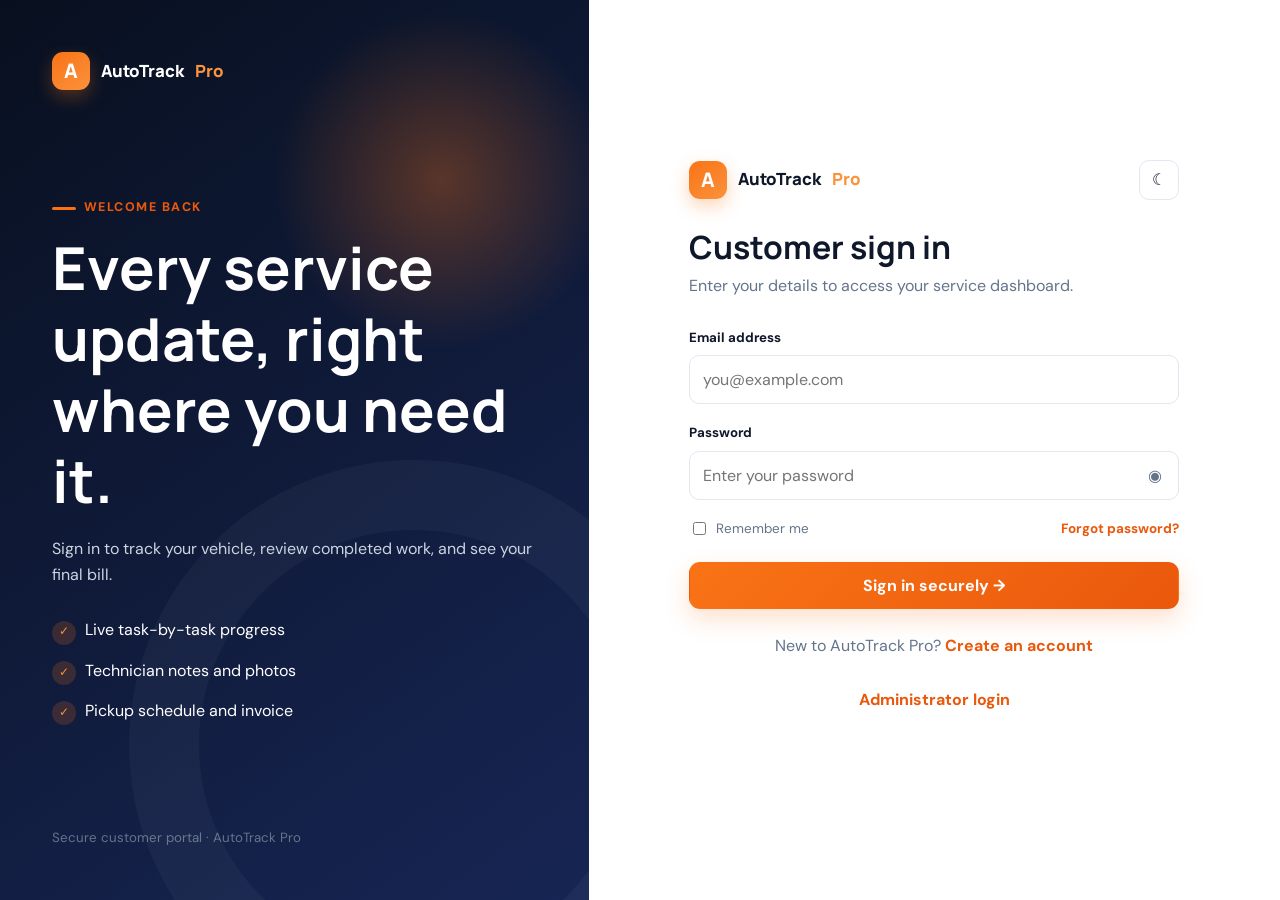
<file: tracking.html>
<!DOCTYPE html>
<html lang="en">
<head><meta charset="UTF-8"><meta name="viewport" content="width=device-width, initial-scale=1.0"><title>Live Service Tracking | AutoTrack Pro</title><link rel="icon" type="image/png" href="favicon.png"><link rel="stylesheet" href="css/style.css"></head>
<body data-user-page="tracking">
  <nav class="navbar"><div class="container nav-inner">
    <a class="brand" href="dashboard.html"><span class="brand-mark">A</span>AutoTrack <span>Pro</span></a>
    <div class="nav-links" data-nav><a href="dashboard.html">Dashboard</a><a href="booking.html">Book Service</a><a href="tracking.html">Track</a><a href="billing.html">Billing</a><a href="pickup.html">Pickup</a><a href="profile.html">Profile</a></div>
    <div class="nav-actions"><button class="icon-btn" data-theme-toggle>☾</button><button class="icon-btn menu-toggle" data-menu-toggle>☰</button><button class="icon-btn" data-logout>↪</button></div>
  </div></nav>
  <header class="page-header"><div class="container page-header-row"><div><span class="eyebrow">Live service monitor</span><h1>Track vehicle progress</h1><p>Follow every workshop task from check-in to delivery.</p></div><form class="track-search" id="trackingForm"><input id="serviceIdInput" placeholder="Enter your Service ID" autocomplete="off" required><button class="btn btn-primary" type="submit">Track now</button></form></div></header>
  <main class="dashboard-main"><div class="container" id="trackingResult"><div class="skeleton" style="min-height:180px"></div></div></main>
  <script src="js/storage.js"></script><script src="js/tracking.js"></script><script src="js/dashboard.js"></script>
</body>
</html>
</file>
<file: css/style.css>
/* =========================================================
   AutoTrack Pro - global professional automotive theme
   ========================================================= */

@import url("https://fonts.googleapis.com/css2?family=DM+Sans:wght@400;500;600;700&family=Manrope:wght@600;700;800&display=swap");

:root {
  --navy: #0f172a;
  --navy-2: #172554;
  --navy-3: #1e293b;
  --orange: #f97316;
  --orange-dark: #ea580c;
  --orange-soft: #fff7ed;
  --blue: #2563eb;
  --green: #16a34a;
  --red: #dc2626;
  --amber: #d97706;
  --surface: #ffffff;
  --surface-2: #f8fafc;
  --surface-3: #f1f5f9;
  --text: #0f172a;
  --muted: #64748b;
  --border: #e2e8f0;
  --shadow: 0 18px 50px rgba(15, 23, 42, 0.09);
  --shadow-sm: 0 8px 24px rgba(15, 23, 42, 0.08);
  --radius: 18px;
  --radius-sm: 12px;
}

[data-theme="dark"] {
  --surface: #111827;
  --surface-2: #0b1120;
  --surface-3: #1e293b;
  --text: #f8fafc;
  --muted: #94a3b8;
  --border: #283548;
  --orange-soft: rgba(249, 115, 22, 0.12);
  --shadow: 0 18px 50px rgba(0, 0, 0, 0.3);
  color-scheme: dark;
}

* {
  box-sizing: border-box;
}

html {
  scroll-behavior: smooth;
}

body {
  margin: 0;
  background: var(--surface-2);
  color: var(--text);
  font-family: "DM Sans", Arial, sans-serif;
  line-height: 1.6;
  -webkit-font-smoothing: antialiased;
}

body::selection {
  background: var(--orange);
  color: white;
}

a {
  color: inherit;
  text-decoration: none;
}

img {
  display: block;
  max-width: 100%;
}

button,
input,
select,
textarea {
  font: inherit;
}

button {
  cursor: pointer;
}

h1,
h2,
h3,
h4,
p {
  margin-top: 0;
}

h1,
h2,
h3,
h4 {
  font-family: "Manrope", "DM Sans", sans-serif;
  line-height: 1.2;
}

.container {
  width: min(1160px, calc(100% - 40px));
  margin-inline: auto;
}

.section {
  padding: 88px 0;
}

.section-sm {
  padding: 54px 0;
}

.section-head {
  max-width: 680px;
  margin: 0 auto 42px;
  text-align: center;
}

.section-head h2 {
  margin-bottom: 12px;
  font-size: clamp(1.8rem, 4vw, 2.7rem);
}

.section-head p,
.muted {
  color: var(--muted);
}

.eyebrow {
  display: inline-flex;
  align-items: center;
  gap: 8px;
  margin-bottom: 14px;
  color: var(--orange-dark);
  font-size: 0.78rem;
  font-weight: 800;
  letter-spacing: 0.12em;
  text-transform: uppercase;
}

.eyebrow::before {
  width: 24px;
  height: 3px;
  border-radius: 99px;
  background: var(--orange);
  content: "";
}

/* Navigation */
.navbar {
  position: sticky;
  z-index: 100;
  top: 0;
  border-bottom: 1px solid rgba(148, 163, 184, 0.14);
  background: rgba(15, 23, 42, 0.96);
  color: white;
  backdrop-filter: blur(16px);
}

.nav-inner {
  display: flex;
  min-height: 72px;
  align-items: center;
  justify-content: space-between;
  gap: 24px;
}

.brand {
  display: inline-flex;
  align-items: center;
  gap: 11px;
  font-family: "Manrope", sans-serif;
  font-size: 1.05rem;
  font-weight: 800;
  white-space: nowrap;
}

.brand-mark {
  display: grid;
  width: 38px;
  height: 38px;
  place-items: center;
  border-radius: 11px;
  background: linear-gradient(145deg, var(--orange), #fb923c);
  box-shadow: 0 7px 18px rgba(249, 115, 22, 0.3);
  color: white;
  font-size: 1.25rem;
}

.brand span:last-child {
  color: #fb923c;
}

.nav-links {
  display: flex;
  align-items: center;
  gap: 6px;
}

.nav-links a {
  padding: 9px 11px;
  border-radius: 9px;
  color: #cbd5e1;
  font-size: 0.9rem;
  font-weight: 600;
  transition: 0.2s ease;
}

.nav-links a:hover,
.nav-links a.active {
  background: rgba(255, 255, 255, 0.08);
  color: white;
}

.nav-links .nav-cta {
  margin-left: 6px;
  background: var(--orange);
  color: white;
}

.nav-links .nav-cta:hover {
  background: var(--orange-dark);
}

.nav-actions {
  display: flex;
  align-items: center;
  gap: 8px;
}

.icon-btn {
  display: inline-grid;
  width: 40px;
  height: 40px;
  place-items: center;
  border: 1px solid rgba(255, 255, 255, 0.15);
  border-radius: 10px;
  background: rgba(255, 255, 255, 0.06);
  color: white;
  font-size: 1rem;
}

.menu-toggle {
  display: none;
}

/* Buttons */
.btn {
  display: inline-flex;
  min-height: 44px;
  align-items: center;
  justify-content: center;
  gap: 9px;
  padding: 10px 18px;
  border: 1px solid transparent;
  border-radius: 11px;
  font-weight: 700;
  transition: transform 0.2s ease, box-shadow 0.2s ease, background 0.2s ease;
}

.btn:hover {
  transform: translateY(-2px);
}

.btn-primary {
  background: linear-gradient(135deg, var(--orange), var(--orange-dark));
  box-shadow: 0 10px 24px rgba(249, 115, 22, 0.22);
  color: white;
}

.btn-dark {
  background: var(--navy);
  color: white;
}

.btn-outline {
  border-color: var(--border);
  background: var(--surface);
  color: var(--text);
}

.btn-ghost {
  border-color: var(--border);
  background: transparent;
  color: var(--text);
}

.btn-danger {
  background: var(--red);
  color: white;
}

.btn-sm {
  min-height: 36px;
  padding: 7px 12px;
  border-radius: 9px;
  font-size: 0.86rem;
}

.btn-block {
  width: 100%;
}

/* Landing hero */
.hero {
  position: relative;
  min-height: 690px;
  overflow: hidden;
  background:
    radial-gradient(circle at 78% 27%, rgba(249, 115, 22, 0.25), transparent 18%),
    linear-gradient(112deg, #08101f 0%, #0f172a 58%, #172554 100%);
  color: white;
}

.hero::before {
  position: absolute;
  inset: 0;
  background-image:
    linear-gradient(rgba(255, 255, 255, 0.025) 1px, transparent 1px),
    linear-gradient(90deg, rgba(255, 255, 255, 0.025) 1px, transparent 1px);
  background-size: 44px 44px;
  content: "";
  mask-image: linear-gradient(to right, black, transparent);
}

.hero-inner {
  position: relative;
  display: grid;
  min-height: 610px;
  align-items: center;
  grid-template-columns: 1.05fr 0.95fr;
  gap: 60px;
}

.hero-copy {
  padding: 64px 0;
}

.hero-copy h1 {
  margin-bottom: 20px;
  font-size: clamp(2.55rem, 6vw, 4.55rem);
  letter-spacing: -0.055em;
}

.hero-copy h1 span {
  color: var(--orange);
}

.hero-copy p {
  max-width: 620px;
  margin-bottom: 30px;
  color: #cbd5e1;
  font-size: 1.08rem;
}

.hero-actions {
  display: flex;
  flex-wrap: wrap;
  gap: 12px;
}

.hero .btn-outline {
  border-color: rgba(255, 255, 255, 0.25);
  background: rgba(255, 255, 255, 0.04);
  color: white;
}

.trust-row {
  display: flex;
  flex-wrap: wrap;
  gap: 24px;
  margin-top: 34px;
  color: #cbd5e1;
  font-size: 0.86rem;
}

.trust-row span::before {
  margin-right: 7px;
  color: #4ade80;
  content: "✓";
  font-weight: 800;
}

.hero-visual {
  position: relative;
  display: grid;
  min-height: 470px;
  place-items: center;
}

.car-silhouette {
  position: absolute;
  right: -55px;
  bottom: 35px;
  width: 540px;
  height: 180px;
  opacity: 0.13;
}

.car-body {
  position: absolute;
  inset: 42px 0 28px;
  border-radius: 80px 110px 28px 28px;
  background: white;
  transform: skewX(-4deg);
}

.car-roof {
  position: absolute;
  top: 0;
  left: 130px;
  width: 275px;
  height: 105px;
  border-radius: 120px 120px 0 0;
  background: white;
}

.car-wheel {
  position: absolute;
  bottom: 0;
  width: 88px;
  height: 88px;
  border: 16px solid #08101f;
  border-radius: 50%;
  background: white;
}

.car-wheel.left {
  left: 78px;
}

.car-wheel.right {
  right: 72px;
}

.floating-panel {
  position: relative;
  z-index: 2;
  width: min(420px, 100%);
  padding: 26px;
  border: 1px solid rgba(255, 255, 255, 0.13);
  border-radius: 24px;
  background: rgba(15, 23, 42, 0.76);
  box-shadow: 0 32px 80px rgba(0, 0, 0, 0.3);
  backdrop-filter: blur(20px);
}

.panel-top {
  display: flex;
  align-items: center;
  justify-content: space-between;
  margin-bottom: 22px;
}

.mini-label {
  color: #94a3b8;
  font-size: 0.75rem;
  font-weight: 700;
  letter-spacing: 0.08em;
  text-transform: uppercase;
}

.status-pill,
.badge {
  display: inline-flex;
  align-items: center;
  gap: 6px;
  padding: 5px 9px;
  border-radius: 999px;
  font-size: 0.75rem;
  font-weight: 800;
  white-space: nowrap;
}

.status-pill {
  background: rgba(34, 197, 94, 0.14);
  color: #4ade80;
}

.status-pill::before {
  width: 7px;
  height: 7px;
  border-radius: 50%;
  background: currentColor;
  content: "";
  animation: pulse 1.8s infinite;
}

.vehicle-line {
  display: flex;
  align-items: center;
  gap: 14px;
  margin-bottom: 24px;
}

.vehicle-icon {
  display: grid;
  width: 52px;
  height: 52px;
  flex: 0 0 auto;
  place-items: center;
  border-radius: 14px;
  background: rgba(249, 115, 22, 0.14);
  color: #fb923c;
  font-size: 1.5rem;
}

.vehicle-line h3 {
  margin: 0 0 3px;
}

.vehicle-line p {
  margin: 0;
  color: #94a3b8;
  font-size: 0.84rem;
}

.progress-track {
  overflow: hidden;
  height: 9px;
  border-radius: 999px;
  background: var(--surface-3);
}

.hero .progress-track {
  background: rgba(255, 255, 255, 0.11);
}

.progress-fill {
  width: var(--progress, 0%);
  height: 100%;
  border-radius: inherit;
  background: linear-gradient(90deg, var(--orange), #fb923c);
  transition: width 0.7s ease;
}

.progress-meta {
  display: flex;
  justify-content: space-between;
  margin-top: 9px;
  color: var(--muted);
  font-size: 0.82rem;
  font-weight: 700;
}

.hero .progress-meta {
  color: #cbd5e1;
}

.mini-steps {
  display: grid;
  gap: 13px;
  margin-top: 24px;
}

.mini-step {
  display: flex;
  align-items: center;
  gap: 11px;
  color: #cbd5e1;
  font-size: 0.85rem;
}

.mini-step i {
  display: grid;
  width: 23px;
  height: 23px;
  place-items: center;
  border-radius: 50%;
  background: rgba(34, 197, 94, 0.15);
  color: #4ade80;
  font-style: normal;
  font-size: 0.7rem;
}

.mini-step.pending i {
  background: rgba(148, 163, 184, 0.14);
  color: #94a3b8;
}

/* Cards and content grids */
.feature-grid,
.stats-grid,
.service-grid {
  display: grid;
  gap: 20px;
  grid-template-columns: repeat(3, 1fr);
}

.feature-card,
.service-card,
.card,
.stat-card {
  border: 1px solid var(--border);
  border-radius: var(--radius);
  background: var(--surface);
  box-shadow: var(--shadow-sm);
}

.feature-card,
.service-card {
  padding: 28px;
  transition: transform 0.25s ease, box-shadow 0.25s ease;
}

.feature-card:hover,
.service-card:hover {
  transform: translateY(-5px);
  box-shadow: var(--shadow);
}

.feature-icon,
.stat-icon {
  display: grid;
  width: 50px;
  height: 50px;
  margin-bottom: 20px;
  place-items: center;
  border-radius: 14px;
  background: var(--orange-soft);
  color: var(--orange);
  font-size: 1.35rem;
}

.feature-card h3,
.service-card h3 {
  margin-bottom: 10px;
  font-size: 1.08rem;
}

.feature-card p,
.service-card p {
  margin-bottom: 0;
  color: var(--muted);
  font-size: 0.9rem;
}

.service-card .price {
  margin: 18px 0 0;
  color: var(--orange-dark);
  font-family: "Manrope", sans-serif;
  font-size: 1.3rem;
  font-weight: 800;
}

.how-section {
  background: var(--navy);
  color: white;
}

.how-section .section-head p {
  color: #94a3b8;
}

.how-grid {
  display: grid;
  grid-template-columns: repeat(4, 1fr);
  gap: 18px;
}

.how-card {
  position: relative;
  padding: 26px;
  border: 1px solid rgba(255, 255, 255, 0.1);
  border-radius: var(--radius);
  background: rgba(255, 255, 255, 0.04);
}

.how-number {
  margin-bottom: 18px;
  color: var(--orange);
  font-family: "Manrope", sans-serif;
  font-size: 2.5rem;
  font-weight: 800;
  opacity: 0.65;
}

.how-card p {
  margin: 0;
  color: #94a3b8;
  font-size: 0.88rem;
}

.cta-band {
  display: flex;
  align-items: center;
  justify-content: space-between;
  gap: 30px;
  padding: 38px 44px;
  border-radius: 24px;
  background:
    linear-gradient(110deg, rgba(249, 115, 22, 0.96), rgba(234, 88, 12, 0.96)),
    var(--orange);
  box-shadow: 0 24px 54px rgba(249, 115, 22, 0.22);
  color: white;
}

.cta-band h2 {
  margin-bottom: 8px;
}

.cta-band p {
  margin: 0;
  color: #ffedd5;
}

.cta-band .btn {
  flex: 0 0 auto;
  background: white;
  color: var(--navy);
}

/* Authentication */
.auth-page {
  display: grid;
  min-height: 100vh;
  background: var(--surface);
  grid-template-columns: 0.92fr 1.08fr;
}

.auth-brand {
  position: relative;
  display: flex;
  overflow: hidden;
  padding: 52px;
  flex-direction: column;
  justify-content: space-between;
  background:
    radial-gradient(circle at 75% 20%, rgba(249, 115, 22, 0.32), transparent 20%),
    linear-gradient(145deg, #08101f, #172554);
  color: white;
}

.auth-brand::after {
  position: absolute;
  right: -110px;
  bottom: -130px;
  width: 430px;
  height: 430px;
  border: 70px solid rgba(255, 255, 255, 0.035);
  border-radius: 50%;
  content: "";
}

.auth-quote {
  position: relative;
  z-index: 1;
  max-width: 510px;
}

.auth-quote h1 {
  margin-bottom: 20px;
  font-size: clamp(2.1rem, 5vw, 3.7rem);
}

.auth-quote p {
  color: #cbd5e1;
}

.auth-points {
  display: grid;
  gap: 13px;
  margin-top: 30px;
}

.auth-points span::before {
  display: inline-grid;
  width: 24px;
  height: 24px;
  margin-right: 9px;
  place-items: center;
  border-radius: 50%;
  background: rgba(249, 115, 22, 0.18);
  color: #fb923c;
  content: "✓";
  font-size: 0.72rem;
}

.auth-form-wrap {
  display: grid;
  min-height: 100%;
  padding: 44px;
  place-items: center;
  background: var(--surface);
}

.auth-form {
  width: min(490px, 100%);
}

.auth-form h2 {
  margin-bottom: 7px;
  font-size: 2rem;
}

.auth-form > p {
  margin-bottom: 28px;
  color: var(--muted);
}

.auth-switch {
  margin-top: 24px;
  color: var(--muted);
  text-align: center;
}

.auth-switch a,
.link {
  color: var(--orange-dark);
  font-weight: 700;
}

/* Forms */
.form-grid {
  display: grid;
  grid-template-columns: repeat(2, minmax(0, 1fr));
  gap: 18px;
}

.form-group {
  margin-bottom: 18px;
}

.form-grid .form-group {
  margin: 0;
}

.form-group.full {
  grid-column: 1 / -1;
}

.form-group label {
  display: block;
  margin-bottom: 7px;
  color: var(--text);
  font-size: 0.83rem;
  font-weight: 700;
}

.required {
  color: var(--red);
}

.input,
select,
textarea {
  width: 100%;
  min-height: 46px;
  padding: 11px 13px;
  border: 1px solid var(--border);
  outline: none;
  border-radius: 10px;
  background: var(--surface);
  color: var(--text);
  transition: border 0.2s ease, box-shadow 0.2s ease;
}

textarea {
  min-height: 110px;
  resize: vertical;
}

.input:focus,
select:focus,
textarea:focus {
  border-color: var(--orange);
  box-shadow: 0 0 0 3px rgba(249, 115, 22, 0.12);
}

.input.error {
  border-color: var(--red);
}

.field-error {
  display: block;
  margin-top: 5px;
  color: var(--red);
  font-size: 0.76rem;
}

.input-wrap {
  position: relative;
}

.input-wrap .input {
  padding-right: 44px;
}

.input-action {
  position: absolute;
  top: 50%;
  right: 7px;
  width: 34px;
  height: 34px;
  border: 0;
  border-radius: 8px;
  background: transparent;
  color: var(--muted);
  transform: translateY(-50%);
}

.form-row {
  display: flex;
  align-items: center;
  justify-content: space-between;
  gap: 12px;
  margin: 7px 0 22px;
  font-size: 0.84rem;
}

.check {
  display: inline-flex;
  align-items: center;
  gap: 7px;
  color: var(--muted);
}

.check input {
  accent-color: var(--orange);
}

/* Dashboard shell */
.page-header {
  padding: 42px 0 34px;
  border-bottom: 1px solid var(--border);
  background:
    radial-gradient(circle at 85% 20%, rgba(249, 115, 22, 0.12), transparent 22%),
    var(--surface);
}

.page-header-row {
  display: flex;
  align-items: flex-end;
  justify-content: space-between;
  gap: 20px;
}

.page-header h1 {
  margin-bottom: 7px;
  font-size: clamp(1.9rem, 4vw, 2.7rem);
}

.page-header p {
  margin: 0;
  color: var(--muted);
}

.dashboard-main {
  padding: 34px 0 72px;
}

.stats-grid {
  grid-template-columns: repeat(4, 1fr);
}

.stat-card {
  display: flex;
  padding: 21px;
  align-items: center;
  gap: 15px;
}

.stat-card .stat-icon {
  width: 47px;
  height: 47px;
  margin: 0;
  flex: 0 0 auto;
}

.stat-card h3 {
  margin: 0 0 3px;
  font-size: 1.65rem;
}

.stat-card p {
  margin: 0;
  color: var(--muted);
  font-size: 0.79rem;
}

.dashboard-grid {
  display: grid;
  margin-top: 22px;
  grid-template-columns: minmax(0, 1.65fr) minmax(280px, 0.85fr);
  gap: 22px;
}

.card {
  overflow: hidden;
}

.card-header {
  display: flex;
  min-height: 66px;
  padding: 17px 21px;
  align-items: center;
  justify-content: space-between;
  gap: 16px;
  border-bottom: 1px solid var(--border);
}

.card-header h2,
.card-header h3 {
  margin: 0;
  font-size: 1.05rem;
}

.card-body {
  padding: 21px;
}

.empty-state {
  padding: 45px 24px;
  color: var(--muted);
  text-align: center;
}

.empty-state .empty-icon {
  display: grid;
  width: 64px;
  height: 64px;
  margin: 0 auto 15px;
  place-items: center;
  border-radius: 18px;
  background: var(--surface-3);
  font-size: 1.6rem;
}

.booking-list {
  display: grid;
  gap: 13px;
}

.booking-item {
  display: grid;
  padding: 16px;
  border: 1px solid var(--border);
  border-radius: 13px;
  background: var(--surface);
  grid-template-columns: 1fr auto;
  gap: 14px;
}

.booking-item h4 {
  margin: 0 0 4px;
  font-size: 0.95rem;
}

.booking-item p {
  margin: 0;
  color: var(--muted);
  font-size: 0.8rem;
}

.booking-meta {
  display: flex;
  flex-wrap: wrap;
  gap: 12px;
  margin-top: 11px;
  color: var(--muted);
  font-size: 0.75rem;
}

.badge-pending {
  background: #fef3c7;
  color: #92400e;
}

.badge-progress {
  background: #dbeafe;
  color: #1d4ed8;
}

.badge-completed {
  background: #dcfce7;
  color: #166534;
}

[data-theme="dark"] .badge-pending,
[data-theme="dark"] .badge-progress,
[data-theme="dark"] .badge-completed {
  background: var(--surface-3);
}

.notification-list {
  display: grid;
  gap: 4px;
}

.notification {
  position: relative;
  padding: 13px 8px 13px 35px;
  border-bottom: 1px solid var(--border);
}

.notification:last-child {
  border-bottom: 0;
}

.notification::before {
  position: absolute;
  top: 18px;
  left: 9px;
  width: 9px;
  height: 9px;
  border-radius: 50%;
  background: var(--orange);
  content: "";
}

.notification.read::before {
  background: var(--border);
}

.notification p {
  margin: 0 0 3px;
  font-size: 0.83rem;
}

.notification time {
  color: var(--muted);
  font-size: 0.72rem;
}

/* Tracking */
.track-search {
  display: flex;
  max-width: 700px;
  padding: 6px;
  border: 1px solid var(--border);
  border-radius: 14px;
  background: var(--surface);
  box-shadow: var(--shadow-sm);
}

.track-search input {
  flex: 1;
  border: 0;
  outline: 0;
  background: transparent;
  color: var(--text);
  padding: 8px 12px;
  min-width: 0;
}

.tracking-summary {
  display: grid;
  margin-bottom: 22px;
  grid-template-columns: repeat(4, 1fr);
  gap: 1px;
  overflow: hidden;
  border: 1px solid var(--border);
  border-radius: var(--radius);
  background: var(--border);
}

.summary-cell {
  padding: 18px;
  background: var(--surface);
}

.summary-cell span {
  display: block;
  margin-bottom: 4px;
  color: var(--muted);
  font-size: 0.73rem;
  font-weight: 700;
  letter-spacing: 0.04em;
  text-transform: uppercase;
}

.summary-cell strong {
  font-size: 0.92rem;
}

.timeline-wrap {
  position: relative;
  display: grid;
  gap: 0;
}

.timeline-item {
  position: relative;
  display: grid;
  min-height: 104px;
  padding-left: 58px;
  grid-template-columns: 1fr auto;
  gap: 16px;
}

.timeline-item::before {
  position: absolute;
  top: 0;
  bottom: 0;
  left: 21px;
  width: 2px;
  background: var(--border);
  content: "";
}

.timeline-item:first-child::before {
  top: 22px;
}

.timeline-item:last-child::before {
  bottom: calc(100% - 22px);
}

.timeline-dot {
  position: absolute;
  z-index: 1;
  top: 0;
  left: 0;
  display: grid;
  width: 44px;
  height: 44px;
  place-items: center;
  border: 4px solid var(--surface);
  border-radius: 50%;
  background: var(--surface-3);
  box-shadow: 0 0 0 1px var(--border);
  color: var(--muted);
  font-weight: 800;
}

.timeline-item.done .timeline-dot {
  background: var(--green);
  box-shadow: 0 0 0 1px var(--green);
  color: white;
}

.timeline-item.active .timeline-dot {
  background: var(--orange);
  box-shadow: 0 0 0 5px rgba(249, 115, 22, 0.13);
  color: white;
}

.timeline-content {
  padding: 1px 0 26px;
}

.timeline-content h4 {
  margin: 0 0 5px;
  font-size: 0.95rem;
}

.timeline-title-row {
  display: flex;
  align-items: flex-start;
  justify-content: space-between;
  gap: 12px;
}

.timeline-title-row h4 {
  margin-bottom: 10px;
}

.task-detail-grid {
  display: grid;
  margin: 4px 0 10px;
  grid-template-columns: repeat(2, minmax(0, 1fr));
  gap: 8px;
}

.task-detail-grid > div {
  padding: 9px 11px;
  border-radius: 9px;
  background: var(--surface-2);
}

.task-detail-grid span,
.task-detail-grid strong {
  display: block;
}

.task-detail-grid span {
  margin-bottom: 2px;
  color: var(--muted);
  font-size: 0.66rem;
  font-weight: 700;
  letter-spacing: 0.03em;
  text-transform: uppercase;
}

.task-detail-grid strong {
  font-size: 0.78rem;
}

.timeline-content p {
  margin: 0;
  color: var(--muted);
  font-size: 0.8rem;
}

.service-note {
  padding: 9px 11px;
  border-left: 3px solid var(--orange);
  border-radius: 0 8px 8px 0;
  background: var(--orange-soft);
}

.service-note strong {
  color: var(--text);
}

.task-photo-grid {
  display: grid;
  margin-top: 11px;
  grid-template-columns: repeat(3, minmax(0, 120px));
  gap: 8px;
}

.task-photo {
  overflow: hidden;
  margin: 0;
  aspect-ratio: 4 / 3;
  border: 1px solid var(--border);
  border-radius: 9px;
  background: var(--surface-3);
}

.task-photo img {
  width: 100%;
  height: 100%;
  object-fit: cover;
}

.timeline-content time {
  display: block;
  margin-top: 5px;
  color: var(--green);
  font-size: 0.72rem;
  font-weight: 700;
}

.gallery {
  display: grid;
  grid-template-columns: repeat(3, 1fr);
  gap: 13px;
}

.gallery-item {
  position: relative;
  overflow: hidden;
  aspect-ratio: 4 / 3;
  border-radius: 12px;
  background: var(--surface-3);
}

.gallery-item img {
  width: 100%;
  height: 100%;
  object-fit: cover;
  transition: transform 0.3s ease;
}

.gallery-item:hover img {
  transform: scale(1.04);
}

.gallery-item span {
  position: absolute;
  right: 0;
  bottom: 0;
  left: 0;
  padding: 18px 10px 8px;
  background: linear-gradient(transparent, rgba(0, 0, 0, 0.75));
  color: white;
  font-size: 0.72rem;
}

/* Booking and invoice */
.content-grid {
  display: grid;
  grid-template-columns: minmax(0, 1.5fr) minmax(280px, 0.75fr);
  gap: 22px;
}

.info-box {
  padding: 17px;
  border: 1px solid rgba(37, 99, 235, 0.2);
  border-radius: 12px;
  background: rgba(37, 99, 235, 0.06);
  color: var(--muted);
  font-size: 0.84rem;
}

.info-box strong {
  display: block;
  margin-bottom: 3px;
  color: var(--text);
}

.stepper {
  display: flex;
  margin-bottom: 28px;
  align-items: center;
}

.step {
  display: flex;
  flex: 1;
  align-items: center;
  color: var(--muted);
  font-size: 0.74rem;
  font-weight: 700;
}

.step:not(:last-child)::after {
  height: 2px;
  flex: 1;
  margin: 0 8px;
  background: var(--border);
  content: "";
}

.step i {
  display: grid;
  width: 29px;
  height: 29px;
  margin-right: 7px;
  place-items: center;
  border-radius: 50%;
  background: var(--surface-3);
  font-style: normal;
}

.step.active {
  color: var(--orange-dark);
}

.step.active i,
.step.done i {
  background: var(--orange);
  color: white;
}

.invoice {
  padding: 34px;
  border: 1px solid var(--border);
  border-radius: var(--radius);
  background: var(--surface);
  box-shadow: var(--shadow);
}

.invoice-head {
  display: flex;
  margin-bottom: 30px;
  padding-bottom: 24px;
  align-items: flex-start;
  justify-content: space-between;
  border-bottom: 2px solid var(--navy);
}

.invoice-title {
  color: var(--orange);
  font-size: 2rem;
  letter-spacing: 0.08em;
}

.invoice-meta {
  text-align: right;
}

.invoice-parties {
  display: grid;
  margin-bottom: 28px;
  grid-template-columns: 1fr 1fr;
  gap: 28px;
}

.invoice-parties h4 {
  margin-bottom: 8px;
  color: var(--muted);
  font-size: 0.72rem;
  letter-spacing: 0.08em;
  text-transform: uppercase;
}

.invoice-parties p {
  margin: 0;
  font-size: 0.85rem;
}

.table-wrap {
  overflow-x: auto;
}

.data-table {
  width: 100%;
  border-collapse: collapse;
}

.data-table th,
.data-table td {
  padding: 12px 10px;
  border-bottom: 1px solid var(--border);
  text-align: left;
  font-size: 0.82rem;
}

.data-table th {
  background: var(--surface-3);
  color: var(--muted);
  font-size: 0.7rem;
  letter-spacing: 0.05em;
  text-transform: uppercase;
}

.data-table td:last-child,
.data-table th:last-child {
  text-align: right;
}

.invoice-totals {
  width: min(360px, 100%);
  margin: 22px 0 0 auto;
}

.total-line {
  display: flex;
  padding: 6px 0;
  justify-content: space-between;
  color: var(--muted);
  font-size: 0.84rem;
}

.total-line.grand {
  margin-top: 7px;
  padding-top: 12px;
  border-top: 2px solid var(--text);
  color: var(--text);
  font-family: "Manrope", sans-serif;
  font-size: 1.15rem;
  font-weight: 800;
}

/* Admin */
.admin-layout {
  display: grid;
  grid-template-columns: 250px minmax(0, 1fr);
  min-height: calc(100vh - 72px);
}

.admin-sidebar {
  padding: 24px 16px;
  border-right: 1px solid var(--border);
  background: var(--surface);
}

.admin-profile {
  display: flex;
  margin-bottom: 25px;
  padding: 10px;
  align-items: center;
  gap: 11px;
}

.avatar {
  display: grid;
  width: 43px;
  height: 43px;
  flex: 0 0 auto;
  place-items: center;
  border-radius: 13px;
  background: var(--navy);
  color: white;
  font-weight: 800;
}

.admin-profile strong,
.admin-profile span {
  display: block;
  font-size: 0.83rem;
}

.admin-profile span {
  color: var(--muted);
  font-size: 0.72rem;
}

.side-nav {
  display: grid;
  gap: 5px;
}

.side-nav button {
  display: flex;
  padding: 11px 13px;
  align-items: center;
  gap: 10px;
  border: 0;
  border-radius: 10px;
  background: transparent;
  color: var(--muted);
  text-align: left;
  font-weight: 700;
}

.side-nav button.active,
.side-nav button:hover {
  background: var(--orange-soft);
  color: var(--orange-dark);
}

.admin-content {
  min-width: 0;
  padding: 32px;
}

.admin-head {
  display: flex;
  margin-bottom: 24px;
  align-items: center;
  justify-content: space-between;
  gap: 18px;
}

.admin-head h1 {
  margin: 0 0 5px;
  font-size: 1.75rem;
}

.admin-head p {
  margin: 0;
  color: var(--muted);
}

.toolbar {
  display: flex;
  padding: 15px;
  align-items: center;
  gap: 12px;
  border-bottom: 1px solid var(--border);
}

.toolbar .input {
  min-height: 40px;
}

.toolbar-search {
  position: relative;
  flex: 1;
}

.toolbar-search .input {
  padding-left: 38px;
}

.toolbar-search::before {
  position: absolute;
  z-index: 1;
  top: 8px;
  left: 13px;
  color: var(--muted);
  content: "⌕";
}

.admin-table tbody tr {
  transition: background 0.2s ease;
}

.admin-table tbody tr:hover {
  background: var(--surface-2);
}

.admin-table .actions {
  display: flex;
  justify-content: flex-end;
  gap: 6px;
}

.vehicle-cell strong,
.vehicle-cell span {
  display: block;
}

.vehicle-cell span {
  color: var(--muted);
  font-size: 0.72rem;
}

.modal-backdrop {
  position: fixed;
  z-index: 500;
  inset: 0;
  display: none;
  padding: 22px;
  align-items: center;
  justify-content: center;
  background: rgba(2, 6, 23, 0.74);
  backdrop-filter: blur(5px);
}

.modal-backdrop.open {
  display: flex;
}

.modal {
  width: min(900px, 100%);
  max-height: calc(100vh - 44px);
  overflow: auto;
  border-radius: 20px;
  background: var(--surface);
  box-shadow: 0 30px 100px rgba(0, 0, 0, 0.35);
}

.modal-sm {
  width: min(560px, 100%);
}

.modal-head {
  position: sticky;
  z-index: 2;
  top: 0;
  display: flex;
  padding: 18px 22px;
  align-items: center;
  justify-content: space-between;
  border-bottom: 1px solid var(--border);
  background: var(--surface);
}

.modal-head h3 {
  margin: 0;
}

.modal-close {
  display: grid;
  width: 36px;
  height: 36px;
  place-items: center;
  border: 0;
  border-radius: 9px;
  background: var(--surface-3);
  color: var(--text);
}

.modal-body {
  padding: 22px;
}

.task-editor {
  display: grid;
  gap: 10px;
}

.task-row {
  display: grid;
  padding: 13px;
  align-items: center;
  border: 1px solid var(--border);
  border-radius: 12px;
  grid-template-columns: auto 1fr auto;
  gap: 12px;
}

.task-row.completed {
  border-color: rgba(22, 163, 74, 0.28);
  background: rgba(22, 163, 74, 0.04);
}

.task-check {
  width: 19px;
  height: 19px;
  accent-color: var(--green);
}

.task-row h4 {
  margin: 0 0 3px;
  font-size: 0.87rem;
}

.task-row p {
  margin: 0;
  color: var(--muted);
  font-size: 0.72rem;
}

.task-fields {
  display: grid;
  margin-top: 7px;
  grid-template-columns: minmax(150px, 0.65fr) minmax(220px, 1.35fr);
  gap: 8px;
}

.task-fields .input {
  min-height: 36px;
  padding: 7px 9px;
}

.upload-zone {
  padding: 24px;
  border: 2px dashed var(--border);
  border-radius: 14px;
  background: var(--surface-2);
  text-align: center;
}

.upload-preview {
  display: grid;
  margin-top: 12px;
  grid-template-columns: repeat(3, minmax(0, 1fr));
  gap: 8px;
}

.upload-preview:empty {
  display: none;
}

.upload-preview-item {
  overflow: hidden;
  border: 1px solid var(--border);
  border-radius: 10px;
  background: var(--surface);
}

.upload-preview-item img {
  width: 100%;
  aspect-ratio: 16 / 9;
  object-fit: cover;
}

.upload-preview-item span {
  display: block;
  overflow: hidden;
  padding: 6px 8px;
  color: var(--muted);
  font-size: 0.68rem;
  text-overflow: ellipsis;
  white-space: nowrap;
}

.dashboard-proof {
  display: grid;
  margin-top: 14px;
  padding: 9px;
  align-items: center;
  border: 1px solid var(--border);
  border-radius: 12px;
  background: var(--surface-2);
  grid-template-columns: 82px 1fr;
  gap: 11px;
}

.dashboard-proof img {
  width: 82px;
  height: 62px;
  border-radius: 8px;
  object-fit: cover;
}

.dashboard-proof strong,
.dashboard-proof small {
  display: block;
}

.dashboard-proof strong {
  margin: 1px 0;
  font-size: 0.8rem;
}

.dashboard-proof small {
  color: var(--muted);
  font-size: 0.7rem;
}

.upload-zone input {
  max-width: 100%;
}

.part-row {
  display: grid;
  margin-bottom: 9px;
  grid-template-columns: 1fr 85px 120px auto;
  gap: 8px;
}

.confirm-card {
  width: min(410px, 100%);
  padding: 30px;
  border-radius: 20px;
  background: var(--surface);
  box-shadow: var(--shadow);
  text-align: center;
}

.confirm-symbol {
  display: grid;
  width: 58px;
  height: 58px;
  margin: 0 auto 16px;
  place-items: center;
  border-radius: 50%;
  background: #fee2e2;
  color: var(--red);
  font-size: 1.5rem;
  font-weight: 800;
}

.confirm-card p {
  color: var(--muted);
}

.confirm-actions {
  display: flex;
  justify-content: center;
  gap: 10px;
}

/* About, contact, footer */
.prose-grid {
  display: grid;
  align-items: center;
  grid-template-columns: 1fr 1fr;
  gap: 60px;
}

.visual-block {
  position: relative;
  min-height: 390px;
  overflow: hidden;
  border-radius: 26px;
  background:
    radial-gradient(circle at 65% 35%, rgba(249, 115, 22, 0.42), transparent 20%),
    linear-gradient(145deg, #08101f, #172554);
}

.visual-block::before {
  position: absolute;
  inset: 45px;
  border: 1px solid rgba(255, 255, 255, 0.12);
  border-radius: 50%;
  content: "";
}

.visual-block::after {
  position: absolute;
  top: 50%;
  left: 50%;
  width: 130px;
  height: 130px;
  border: 28px solid var(--orange);
  border-radius: 50%;
  box-shadow: 0 0 0 22px rgba(255, 255, 255, 0.06);
  content: "";
  transform: translate(-50%, -50%);
}

.contact-grid {
  display: grid;
  grid-template-columns: 0.78fr 1.22fr;
  gap: 22px;
}

.contact-cards {
  display: grid;
  gap: 13px;
}

.contact-card {
  display: flex;
  padding: 18px;
  align-items: center;
  gap: 13px;
  border: 1px solid var(--border);
  border-radius: 14px;
  background: var(--surface);
}

.contact-card .feature-icon {
  width: 43px;
  height: 43px;
  margin: 0;
  flex: 0 0 auto;
  font-size: 1rem;
}

.contact-card h4,
.contact-card p {
  margin: 0;
}

.contact-card p {
  color: var(--muted);
  font-size: 0.8rem;
}

.footer {
  padding: 54px 0 22px;
  background: #08101f;
  color: white;
}

.footer-grid {
  display: grid;
  margin-bottom: 40px;
  grid-template-columns: 1.5fr repeat(3, 1fr);
  gap: 36px;
}

.footer-about {
  max-width: 360px;
  color: #94a3b8;
  font-size: 0.88rem;
}

.footer h4 {
  margin-bottom: 14px;
  font-size: 0.9rem;
}

.footer-links {
  display: grid;
  gap: 8px;
}

.footer-links a {
  color: #94a3b8;
  font-size: 0.83rem;
}

.footer-links a:hover {
  color: #fb923c;
}

.footer-bottom {
  display: flex;
  padding-top: 20px;
  justify-content: space-between;
  border-top: 1px solid rgba(255, 255, 255, 0.08);
  color: #64748b;
  font-size: 0.78rem;
}

/* Feedback and animations */
.toast-stack {
  position: fixed;
  z-index: 1000;
  top: 84px;
  right: 20px;
  display: grid;
  width: min(360px, calc(100% - 40px));
  gap: 10px;
}

.toast {
  display: flex;
  padding: 13px 15px;
  align-items: center;
  gap: 11px;
  border: 1px solid var(--border);
  border-left: 4px solid var(--green);
  border-radius: 11px;
  background: var(--surface);
  box-shadow: var(--shadow);
  color: var(--text);
  font-size: 0.85rem;
  opacity: 0;
  transform: translateX(24px);
  transition: 0.25s ease;
}

.toast.show {
  opacity: 1;
  transform: none;
}

.toast-error {
  border-left-color: var(--red);
}

.toast-icon {
  display: grid;
  width: 24px;
  height: 24px;
  flex: 0 0 auto;
  place-items: center;
  border-radius: 50%;
  background: var(--green);
  color: white;
  font-size: 0.72rem;
  font-weight: 800;
}

.toast-error .toast-icon {
  background: var(--red);
}

.loader {
  display: inline-block;
  width: 18px;
  height: 18px;
  border: 2px solid rgba(255, 255, 255, 0.4);
  border-top-color: white;
  border-radius: 50%;
  animation: spin 0.7s linear infinite;
}

.skeleton {
  overflow: hidden;
  min-height: 70px;
  border-radius: 12px;
  background: var(--surface-3);
}

.skeleton::after {
  display: block;
  width: 40%;
  height: 100%;
  background: linear-gradient(90deg, transparent, rgba(255, 255, 255, 0.45), transparent);
  content: "";
  animation: shimmer 1.2s infinite;
}

.hidden {
  display: none !important;
}

@keyframes spin {
  to {
    transform: rotate(360deg);
  }
}

@keyframes pulse {
  50% {
    opacity: 0.35;
    transform: scale(0.75);
  }
}

@keyframes shimmer {
  from {
    transform: translateX(-140%);
  }
  to {
    transform: translateX(360%);
  }
}

/* Responsive design */
@media (max-width: 980px) {
  .hero-inner,
  .auth-page,
  .prose-grid {
    grid-template-columns: 1fr;
  }

  .hero-inner {
    padding-bottom: 60px;
  }

  .hero-copy {
    padding-bottom: 0;
  }

  .hero-visual {
    min-height: 400px;
  }

  .auth-brand {
    display: none;
  }

  .auth-form-wrap {
    min-height: 100vh;
  }

  .stats-grid {
    grid-template-columns: repeat(2, 1fr);
  }

  .feature-grid,
  .service-grid {
    grid-template-columns: repeat(2, 1fr);
  }

  .how-grid {
    grid-template-columns: repeat(2, 1fr);
  }

  .dashboard-grid,
  .content-grid,
  .contact-grid {
    grid-template-columns: 1fr;
  }

  .admin-layout {
    grid-template-columns: minmax(0, 1fr);
  }

  .admin-sidebar {
    min-width: 0;
    padding: 12px 20px;
    overflow: hidden;
    border-right: 0;
    border-bottom: 1px solid var(--border);
  }

  .admin-profile {
    display: none;
  }

  .side-nav {
    display: flex;
    max-width: 100%;
    overflow-x: auto;
  }

  .side-nav button {
    flex: 0 0 auto;
  }

  .footer-grid {
    grid-template-columns: repeat(2, 1fr);
  }
}

@media (max-width: 780px) {
  .container {
    width: min(100% - 28px, 1160px);
  }

  .menu-toggle {
    display: inline-grid;
  }

  .nav-links {
    position: absolute;
    top: 72px;
    right: 0;
    left: 0;
    display: none;
    padding: 12px 20px 20px;
    border-top: 1px solid rgba(255, 255, 255, 0.08);
    background: var(--navy);
    box-shadow: 0 18px 28px rgba(0, 0, 0, 0.2);
    flex-direction: column;
    align-items: stretch;
  }

  .nav-links.open {
    display: flex;
  }

  .nav-links .nav-cta {
    margin-left: 0;
    text-align: center;
  }

  .hero {
    min-height: auto;
  }

  .hero-inner {
    gap: 12px;
  }

  .hero-copy {
    padding-top: 54px;
  }

  .hero-visual {
    min-height: 380px;
  }

  .car-silhouette {
    right: -150px;
  }

  .section {
    padding: 64px 0;
  }

  .tracking-summary {
    grid-template-columns: repeat(2, 1fr);
  }

  .page-header-row,
  .admin-head,
  .cta-band {
    align-items: flex-start;
    flex-direction: column;
  }

  .admin-content {
    padding: 24px 16px 50px;
  }

  .admin-table th:nth-child(3),
  .admin-table td:nth-child(3),
  .admin-table th:nth-child(4),
  .admin-table td:nth-child(4) {
    display: none;
  }

  .gallery {
    grid-template-columns: repeat(2, 1fr);
  }
}

@media (max-width: 560px) {
  .feature-grid,
  .service-grid,
  .stats-grid,
  .how-grid,
  .form-grid,
  .invoice-parties,
  .footer-grid {
    grid-template-columns: 1fr;
  }

  .nav-inner {
    min-height: 66px;
  }

  .nav-links {
    top: 66px;
  }

  .brand {
    font-size: 0.94rem;
  }

  .brand-mark {
    width: 34px;
    height: 34px;
  }

  .hero-copy h1 {
    font-size: 2.55rem;
  }

  .hero-actions .btn {
    width: 100%;
  }

  .hero-visual {
    min-height: 360px;
  }

  .floating-panel {
    padding: 20px;
  }

  .auth-form-wrap {
    padding: 30px 20px;
  }

  .page-header {
    padding: 34px 0 27px;
  }

  .track-search {
    align-items: stretch;
    flex-direction: column;
  }

  .tracking-summary {
    grid-template-columns: 1fr;
  }

  .timeline-item {
    grid-template-columns: 1fr;
  }

  .booking-item {
    grid-template-columns: 1fr;
  }

  .booking-item > div:last-child {
    display: flex;
    align-items: center;
    justify-content: space-between;
  }

  .invoice {
    padding: 20px;
  }

  .invoice-head {
    flex-direction: column;
  }

  .invoice-meta {
    margin-top: 16px;
    text-align: left;
  }

  .toolbar {
    align-items: stretch;
    flex-direction: column;
  }

  .admin-table th:nth-child(2),
  .admin-table td:nth-child(2) {
    display: none;
  }

  .part-row {
    padding: 10px;
    border: 1px solid var(--border);
    border-radius: 11px;
    grid-template-columns: 1fr 1fr;
  }

  .task-fields,
  .task-detail-grid {
    grid-template-columns: 1fr;
  }

  .task-row {
    align-items: flex-start;
    grid-template-columns: auto 1fr;
  }

  .task-row > .badge {
    grid-column: 2;
    justify-self: start;
  }

  .upload-preview {
    grid-template-columns: 1fr;
  }

  .part-row input:first-child {
    grid-column: 1 / -1;
  }

  .gallery {
    grid-template-columns: 1fr;
  }

  .footer-bottom {
    gap: 8px;
    flex-direction: column;
  }
}

@media print {
  .navbar,
  .page-header,
  .no-print,
  .footer,
  .toast-stack {
    display: none !important;
  }

  body,
  .dashboard-main {
    padding: 0;
    background: white;
  }

  .container {
    width: 100%;
  }

  .invoice {
    border: 0;
    box-shadow: none;
    color: #0f172a;
  }
}
</file>
